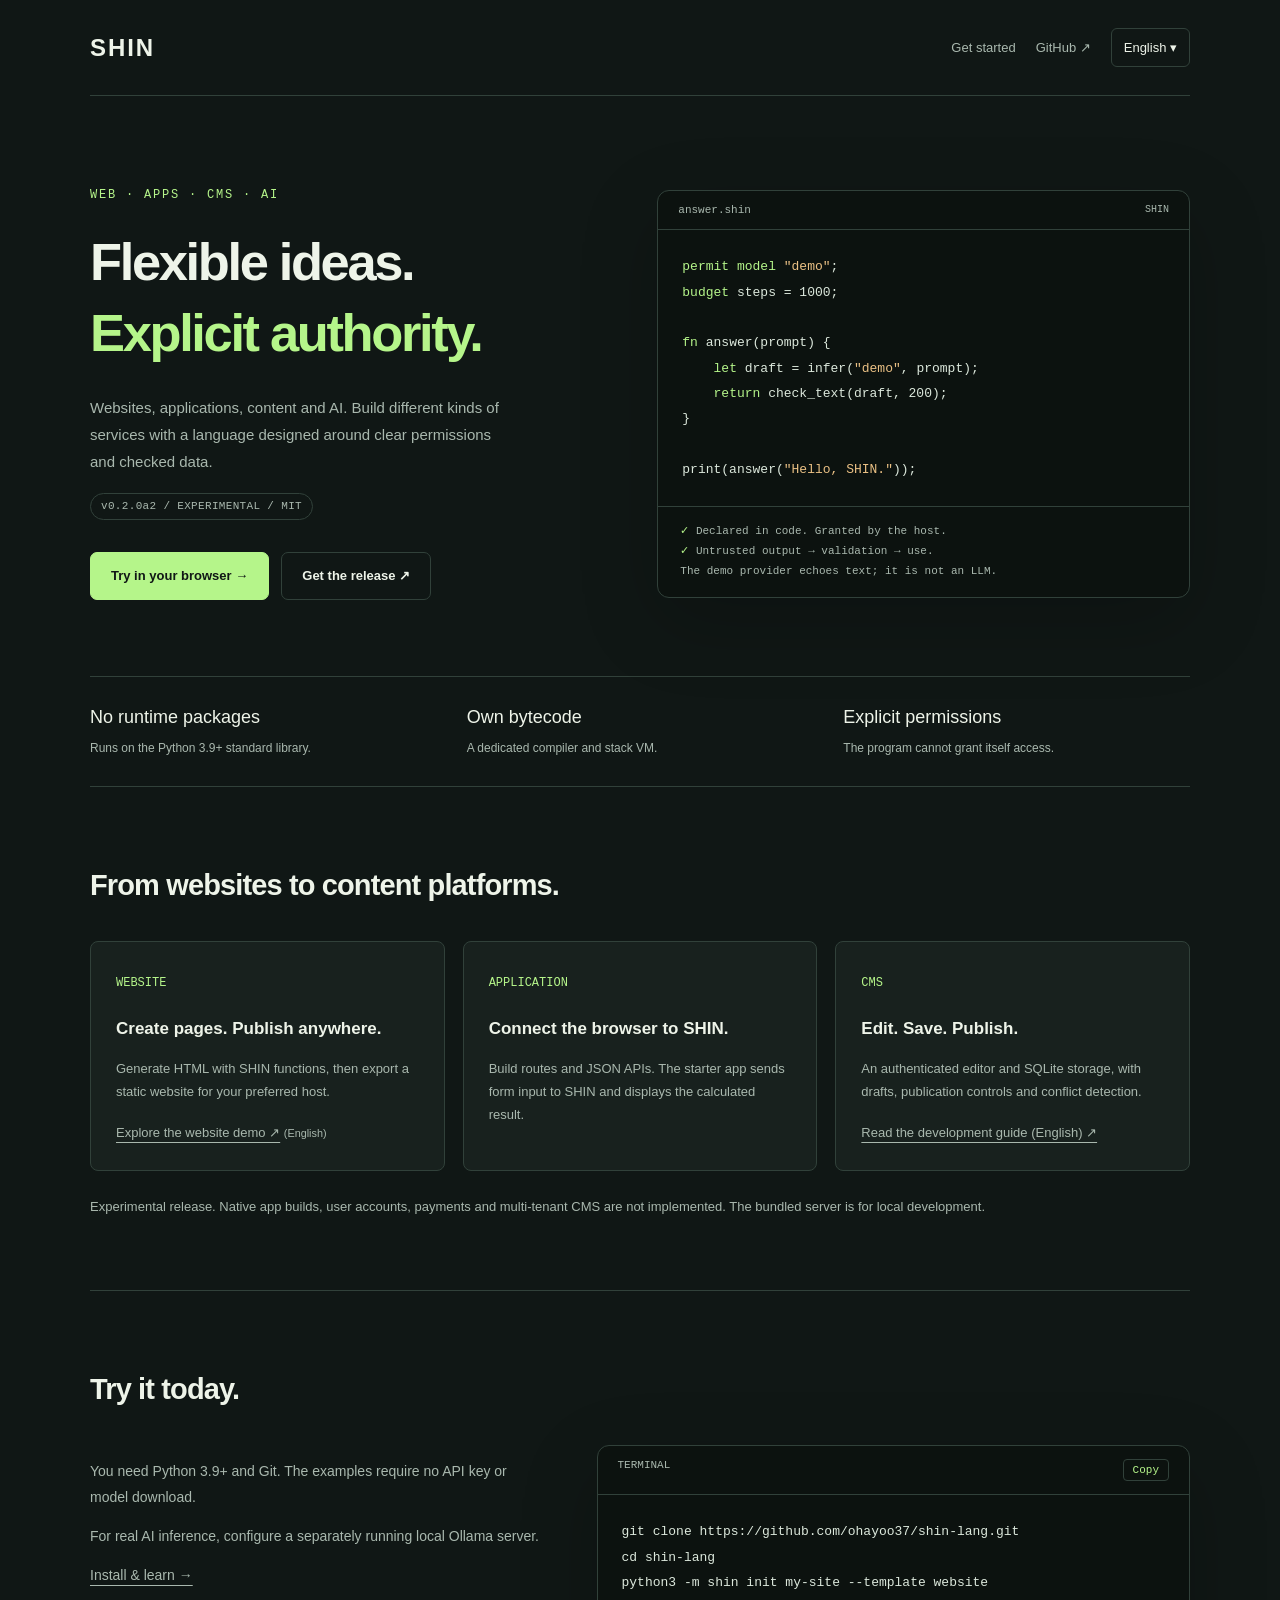
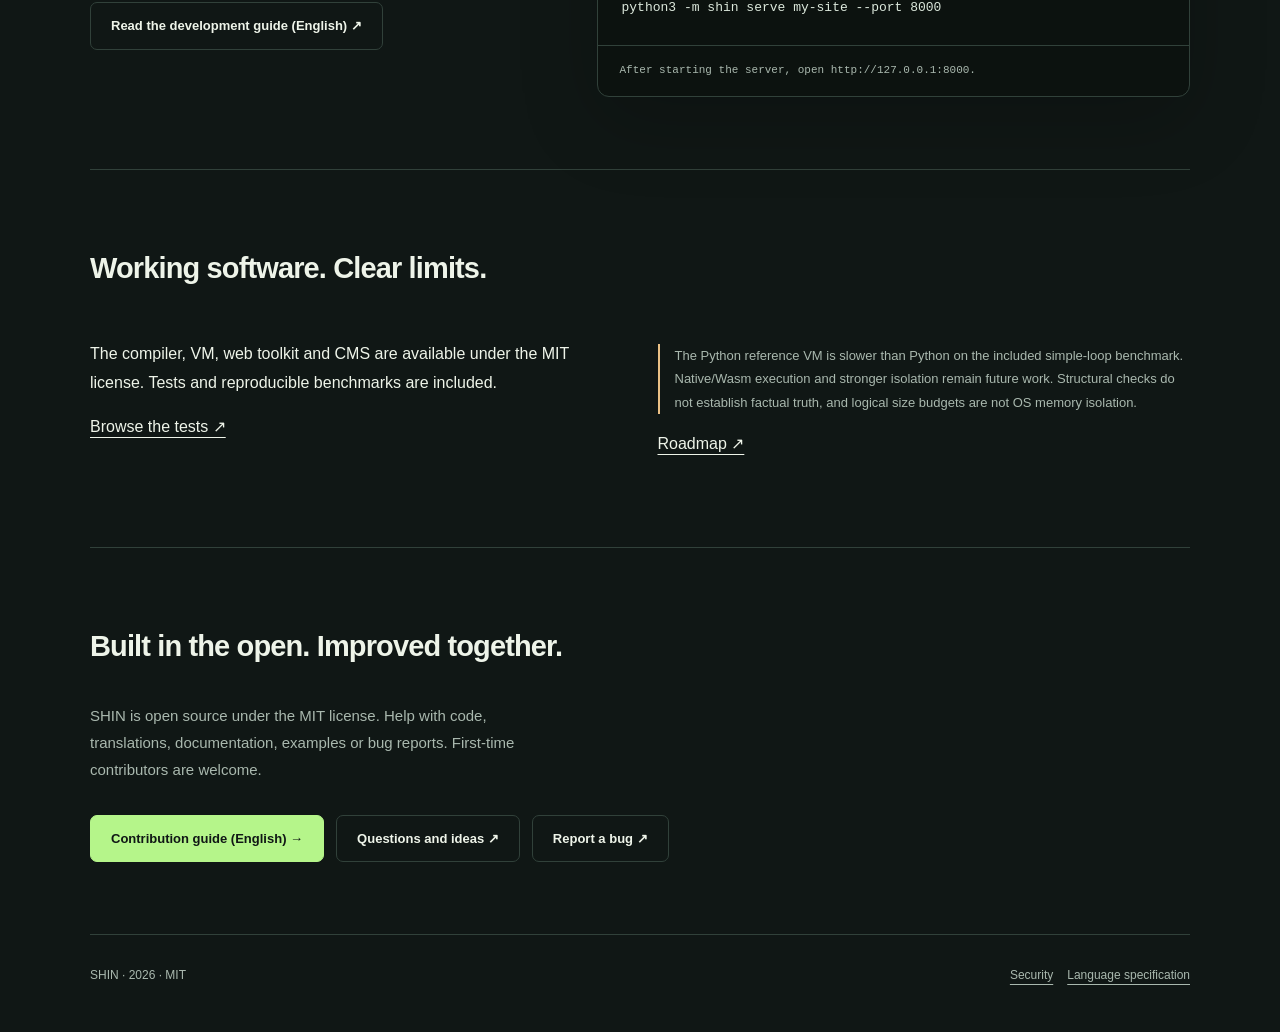
<file: docs/index.html>
<!doctype html>
<html lang="en"><head><meta charset="utf-8"><meta name="viewport" content="width=device-width,initial-scale=1">
<title>SHIN — Flexible ideas. Explicit authority.</title><meta name="description" content="An experimental language for websites, apps, CMS and AI workflows."><meta name="theme-color" content="#101715">
<link rel="canonical" href="https://ohayoo37.github.io/shin-lang/en/"><link rel="alternate" hreflang="en" href="https://ohayoo37.github.io/shin-lang/en/"><link rel="alternate" hreflang="ja" href="https://ohayoo37.github.io/shin-lang/ja/"><link rel="alternate" hreflang="es" href="https://ohayoo37.github.io/shin-lang/es/"><link rel="alternate" hreflang="fr" href="https://ohayoo37.github.io/shin-lang/fr/"><link rel="alternate" hreflang="de" href="https://ohayoo37.github.io/shin-lang/de/"><link rel="alternate" hreflang="pt-BR" href="https://ohayoo37.github.io/shin-lang/pt-BR/"><link rel="alternate" hreflang="zh-CN" href="https://ohayoo37.github.io/shin-lang/zh-CN/"><link rel="alternate" hreflang="ko" href="https://ohayoo37.github.io/shin-lang/ko/"><link rel="alternate" hreflang="x-default" href="https://ohayoo37.github.io/shin-lang/">
<meta property="og:title" content="SHIN — Flexible ideas. Explicit authority."><meta property="og:description" content="An experimental language for websites, apps, CMS and AI workflows."><meta property="og:url" content="https://ohayoo37.github.io/shin-lang/en/"><meta property="og:type" content="website">
<link rel="stylesheet" href="site.css"><script src="site.js" defer></script></head>
<body><a class="skip" href="#main">Skip to content</a><div class="wrap">
<nav aria-label="Main navigation"><a class="brand" href="./">SHIN</a><div class="navlinks"><a class="hide-mobile" href="#start">Get started</a><a href="https://github.com/ohayoo37/shin-lang">GitHub ↗</a><details class="languages"><summary aria-label="Choose language">English</summary><div class="language-menu"><a lang="en" hreflang="en" href="en/" aria-current="page">English</a><a lang="ja" hreflang="ja" href="ja/">日本語</a><a lang="es" hreflang="es" href="es/">Español</a><a lang="fr" hreflang="fr" href="fr/">Français</a><a lang="de" hreflang="de" href="de/">Deutsch</a><a lang="pt-BR" hreflang="pt-BR" href="pt-BR/">Português</a><a lang="zh-CN" hreflang="zh-CN" href="zh-CN/">简体中文</a><a lang="ko" hreflang="ko" href="ko/">한국어</a></div></details></div></nav>
<main id="main"><div class="hero"><div><div class="eyebrow">WEB · APPS · CMS · AI</div><h1>Flexible ideas.<br><em>Explicit authority.</em></h1><p class="lead">Websites, applications, content and AI. Build different kinds of services with a language designed around clear permissions and checked data.</p><span class="pill">v0.2.0a2 / EXPERIMENTAL / MIT</span><div class="actions"><a class="button primary" href="playground/">Try in your browser →</a><a class="button" href="https://github.com/ohayoo37/shin-lang/releases">Get the release ↗</a></div></div>
<div class="codebox"><div class="codehead"><span>answer.shin</span><span>SHIN</span></div><pre><span class="kw">permit model</span> <span class="str">"demo"</span>;
<span class="kw">budget</span> steps = 1000;

<span class="kw">fn</span> answer(prompt) {
    <span class="kw">let</span> draft = infer(<span class="str">"demo"</span>, prompt);
    <span class="kw">return</span> check_text(draft, 200);
}

print(answer(<span class="str">"Hello, SHIN."</span>));</pre><div class="result"><b>✓</b> Declared in code. Granted by the host.<br><b>✓</b> Untrusted output → validation → use.<br>The demo provider echoes text; it is not an LLM.</div></div></div>
<div class="strip"><div><strong>No runtime packages</strong><span>Runs on the Python 3.9+ standard library.</span></div><div><strong>Own bytecode</strong><span>A dedicated compiler and stack VM.</span></div><div><strong>Explicit permissions</strong><span>The program cannot grant itself access.</span></div></div>
<section id="web"><div class="sectionhead"><h2>From websites to content platforms.</h2></div><div class="cards"><article class="card"><span class="number">WEBSITE</span><h3>Create pages. Publish anywhere.</h3><p>Generate HTML with SHIN functions, then export a static website for your preferred host.</p><p><a href="demo/">Explore the website demo ↗</a> <small lang="en">(English)</small></p></article><article class="card"><span class="number">APPLICATION</span><h3>Connect the browser to SHIN.</h3><p>Build routes and JSON APIs. The starter app sends form input to SHIN and displays the calculated result.</p></article><article class="card"><span class="number">CMS</span><h3>Edit. Save. Publish.</h3><p>An authenticated editor and SQLite storage, with drafts, publication controls and conflict detection.</p><p><a href="https://github.com/ohayoo37/shin-lang/blob/main/docs/web.md">Read the development guide (English) ↗</a></p></article></div><p class="note limits">Experimental release. Native app builds, user accounts, payments and multi-tenant CMS are not implemented. The bundled server is for local development.</p></section>
<section id="start"><div class="sectionhead"><h2>Try it today.</h2></div><div class="quick"><div><p>You need Python 3.9+ and Git. The examples require no API key or model download.</p><p>For real AI inference, configure a separately running local Ollama server.</p><p><a href="start/">Install &amp; learn →</a></p><a class="button" href="https://github.com/ohayoo37/shin-lang/blob/main/docs/web.md">Read the development guide (English) ↗</a></div><div class="codebox"><div class="codehead"><span>TERMINAL</span><button class="copy" id="copy" type="button" data-success="Commands copied." data-failure="Select the commands and copy them manually.">Copy</button></div><pre id="commands">git clone https://github.com/ohayoo37/shin-lang.git
cd shin-lang
python3 -m shin init my-site --template website
python3 -m shin serve my-site --port 8000</pre><div class="result" id="copy-status" aria-live="polite">After starting the server, open http://127.0.0.1:8000.</div></div></div></section>
<section><div class="sectionhead"><h2>Working software. Clear limits.</h2></div><div class="status"><div><p>The compiler, VM, web toolkit and CMS are available under the MIT license. Tests and reproducible benchmarks are included.</p><a href="https://github.com/ohayoo37/shin-lang/tree/main/tests">Browse the tests ↗</a></div><div><p class="note">The Python reference VM is slower than Python on the included simple-loop benchmark. Native/Wasm execution and stronger isolation remain future work. Structural checks do not establish factual truth, and logical size budgets are not OS memory isolation.</p><p><a href="https://github.com/ohayoo37/shin-lang/blob/main/docs/roadmap.md">Roadmap ↗</a></p></div></div></section>
<section id="community"><div class="sectionhead"><h2>Built in the open. Improved together.</h2></div><p class="lead">SHIN is open source under the MIT license. Help with code, translations, documentation, examples or bug reports. First-time contributors are welcome.</p><div class="actions"><a class="button primary" href="https://github.com/ohayoo37/shin-lang/blob/main/CONTRIBUTING.md">Contribution guide (English) →</a><a class="button" href="https://github.com/ohayoo37/shin-lang/discussions">Questions and ideas ↗</a><a class="button" href="https://github.com/ohayoo37/shin-lang/issues/new/choose">Report a bug ↗</a></div></section></main>
<footer class="footer"><div>SHIN · 2026 · MIT</div><div><a href="https://github.com/ohayoo37/shin-lang/blob/main/SECURITY.md">Security</a><a href="https://github.com/ohayoo37/shin-lang/blob/main/docs/language.md">Language specification</a></div></footer></div></body></html>
</file>
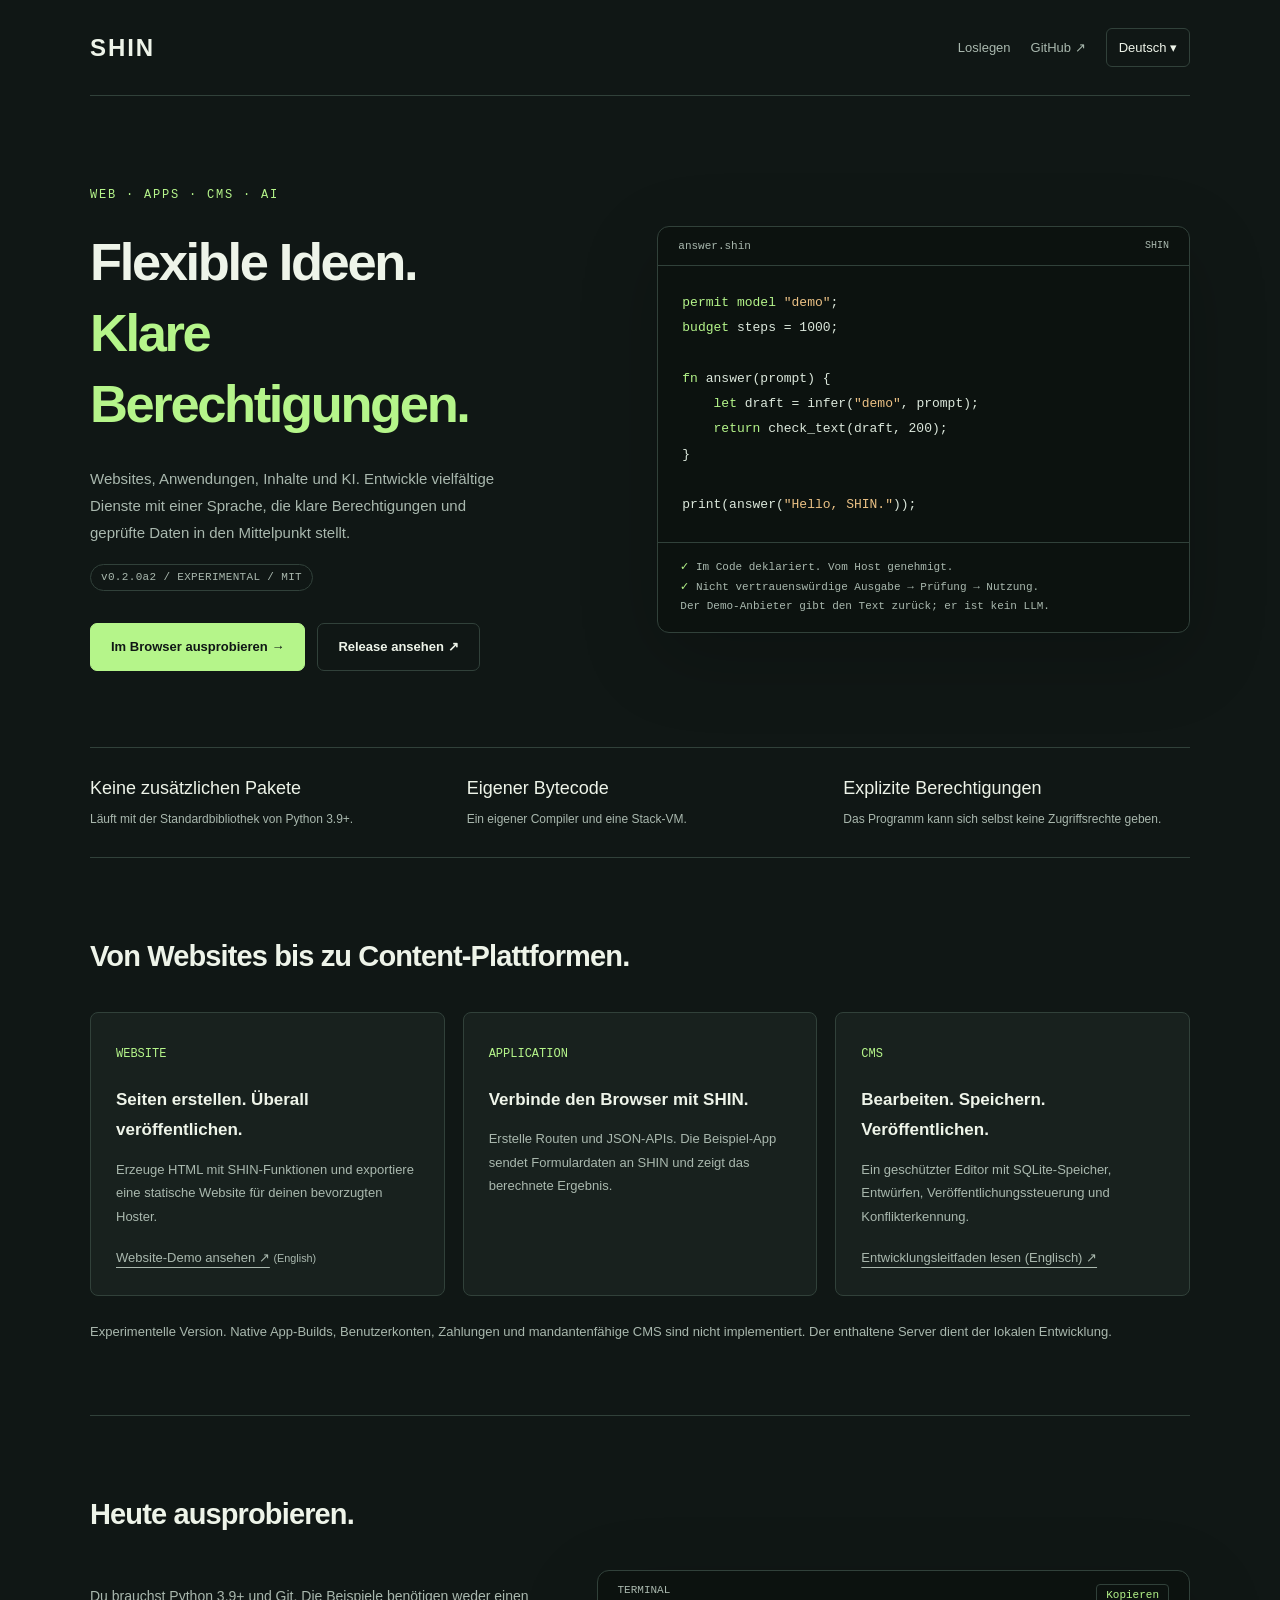
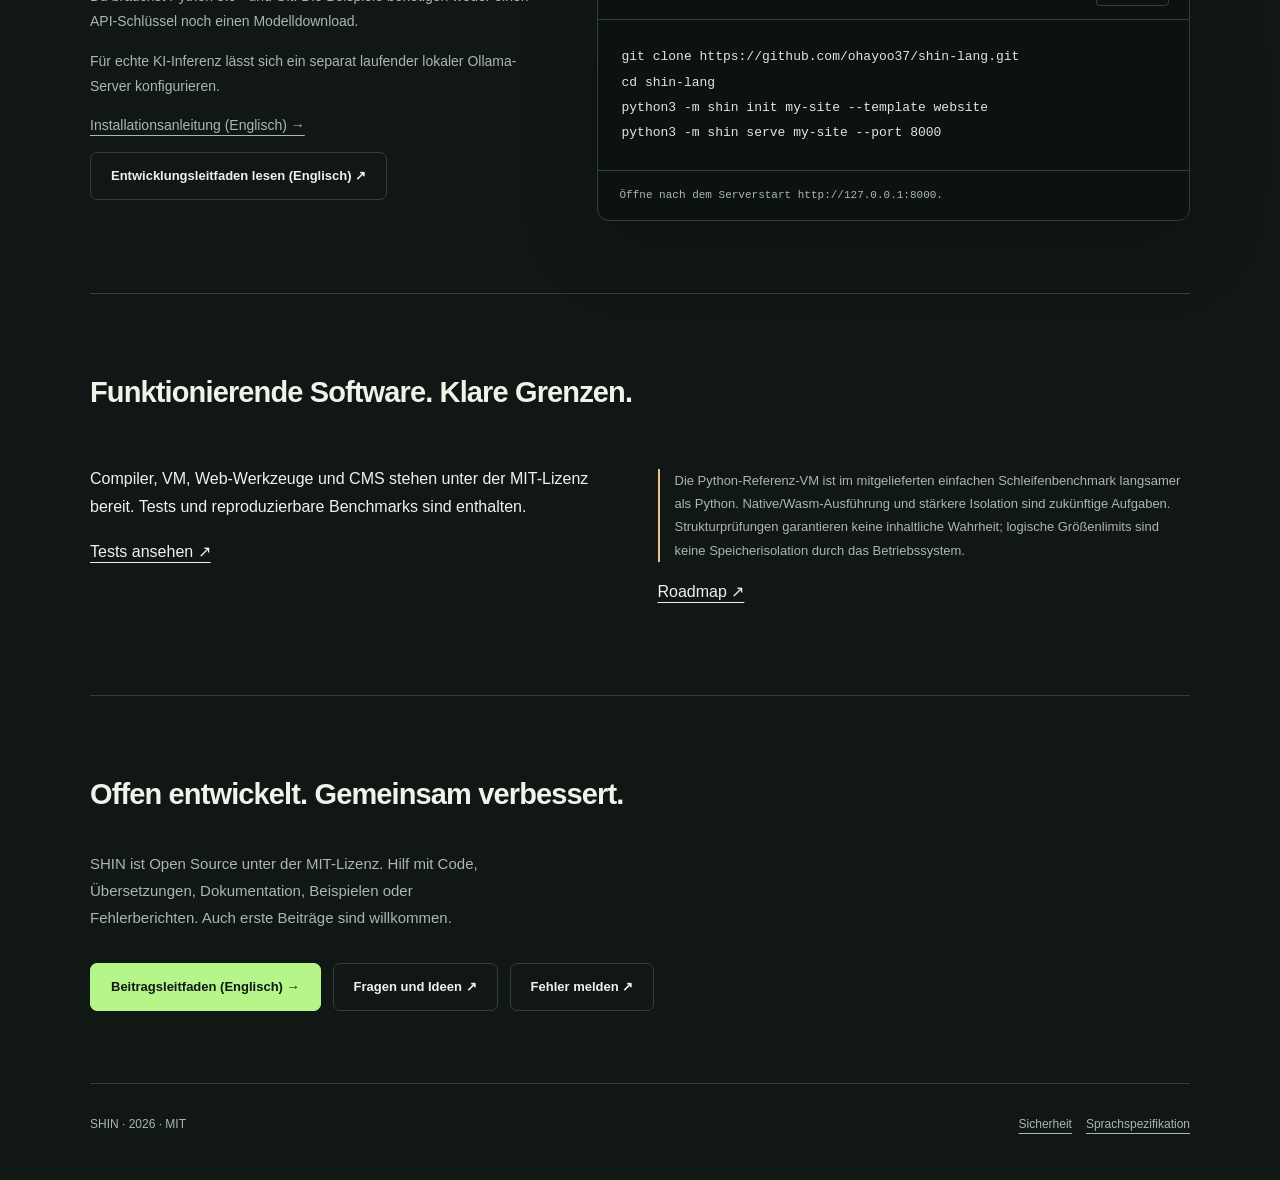
<file: docs/de/index.html>
<!doctype html>
<html lang="de"><head><meta charset="utf-8"><meta name="viewport" content="width=device-width,initial-scale=1">
<title>SHIN — Flexible Ideen. Klare Berechtigungen.</title><meta name="description" content="Eine experimentelle Sprache für Websites, Anwendungen, CMS und KI-Workflows."><meta name="theme-color" content="#101715">
<link rel="canonical" href="https://ohayoo37.github.io/shin-lang/de/"><link rel="alternate" hreflang="en" href="https://ohayoo37.github.io/shin-lang/en/"><link rel="alternate" hreflang="ja" href="https://ohayoo37.github.io/shin-lang/ja/"><link rel="alternate" hreflang="es" href="https://ohayoo37.github.io/shin-lang/es/"><link rel="alternate" hreflang="fr" href="https://ohayoo37.github.io/shin-lang/fr/"><link rel="alternate" hreflang="de" href="https://ohayoo37.github.io/shin-lang/de/"><link rel="alternate" hreflang="pt-BR" href="https://ohayoo37.github.io/shin-lang/pt-BR/"><link rel="alternate" hreflang="zh-CN" href="https://ohayoo37.github.io/shin-lang/zh-CN/"><link rel="alternate" hreflang="ko" href="https://ohayoo37.github.io/shin-lang/ko/"><link rel="alternate" hreflang="x-default" href="https://ohayoo37.github.io/shin-lang/">
<meta property="og:title" content="SHIN — Flexible Ideen. Klare Berechtigungen."><meta property="og:description" content="Eine experimentelle Sprache für Websites, Anwendungen, CMS und KI-Workflows."><meta property="og:url" content="https://ohayoo37.github.io/shin-lang/de/"><meta property="og:type" content="website">
<link rel="stylesheet" href="../site.css"><script src="../site.js" defer></script></head>
<body><a class="skip" href="#main">Zum Inhalt springen</a><div class="wrap">
<nav aria-label="Hauptnavigation"><a class="brand" href="./">SHIN</a><div class="navlinks"><a class="hide-mobile" href="#start">Loslegen</a><a href="https://github.com/ohayoo37/shin-lang">GitHub ↗</a><details class="languages"><summary aria-label="Sprache wählen">Deutsch</summary><div class="language-menu"><a lang="en" hreflang="en" href="../en/">English</a><a lang="ja" hreflang="ja" href="../ja/">日本語</a><a lang="es" hreflang="es" href="../es/">Español</a><a lang="fr" hreflang="fr" href="../fr/">Français</a><a lang="de" hreflang="de" href="../de/" aria-current="page">Deutsch</a><a lang="pt-BR" hreflang="pt-BR" href="../pt-BR/">Português</a><a lang="zh-CN" hreflang="zh-CN" href="../zh-CN/">简体中文</a><a lang="ko" hreflang="ko" href="../ko/">한국어</a></div></details></div></nav>
<main id="main"><div class="hero"><div><div class="eyebrow">WEB · APPS · CMS · AI</div><h1>Flexible Ideen.<br><em>Klare Berechtigungen.</em></h1><p class="lead">Websites, Anwendungen, Inhalte und KI. Entwickle vielfältige Dienste mit einer Sprache, die klare Berechtigungen und geprüfte Daten in den Mittelpunkt stellt.</p><span class="pill">v0.2.0a2 / EXPERIMENTAL / MIT</span><div class="actions"><a class="button primary" href="../playground/">Im Browser ausprobieren →</a><a class="button" href="https://github.com/ohayoo37/shin-lang/releases">Release ansehen ↗</a></div></div>
<div class="codebox"><div class="codehead"><span>answer.shin</span><span>SHIN</span></div><pre><span class="kw">permit model</span> <span class="str">"demo"</span>;
<span class="kw">budget</span> steps = 1000;

<span class="kw">fn</span> answer(prompt) {
    <span class="kw">let</span> draft = infer(<span class="str">"demo"</span>, prompt);
    <span class="kw">return</span> check_text(draft, 200);
}

print(answer(<span class="str">"Hello, SHIN."</span>));</pre><div class="result"><b>✓</b> Im Code deklariert. Vom Host genehmigt.<br><b>✓</b> Nicht vertrauenswürdige Ausgabe → Prüfung → Nutzung.<br>Der Demo-Anbieter gibt den Text zurück; er ist kein LLM.</div></div></div>
<div class="strip"><div><strong>Keine zusätzlichen Pakete</strong><span>Läuft mit der Standardbibliothek von Python 3.9+.</span></div><div><strong>Eigener Bytecode</strong><span>Ein eigener Compiler und eine Stack-VM.</span></div><div><strong>Explizite Berechtigungen</strong><span>Das Programm kann sich selbst keine Zugriffsrechte geben.</span></div></div>
<section id="web"><div class="sectionhead"><h2>Von Websites bis zu Content-Plattformen.</h2></div><div class="cards"><article class="card"><span class="number">WEBSITE</span><h3>Seiten erstellen. Überall veröffentlichen.</h3><p>Erzeuge HTML mit SHIN-Funktionen und exportiere eine statische Website für deinen bevorzugten Hoster.</p><p><a href="../demo/">Website-Demo ansehen ↗</a> <small lang="en">(English)</small></p></article><article class="card"><span class="number">APPLICATION</span><h3>Verbinde den Browser mit SHIN.</h3><p>Erstelle Routen und JSON-APIs. Die Beispiel-App sendet Formulardaten an SHIN und zeigt das berechnete Ergebnis.</p></article><article class="card"><span class="number">CMS</span><h3>Bearbeiten. Speichern. Veröffentlichen.</h3><p>Ein geschützter Editor mit SQLite-Speicher, Entwürfen, Veröffentlichungssteuerung und Konflikterkennung.</p><p><a href="https://github.com/ohayoo37/shin-lang/blob/main/docs/web.md">Entwicklungsleitfaden lesen (Englisch) ↗</a></p></article></div><p class="note limits">Experimentelle Version. Native App-Builds, Benutzerkonten, Zahlungen und mandantenfähige CMS sind nicht implementiert. Der enthaltene Server dient der lokalen Entwicklung.</p></section>
<section id="start"><div class="sectionhead"><h2>Heute ausprobieren.</h2></div><div class="quick"><div><p>Du brauchst Python 3.9+ und Git. Die Beispiele benötigen weder einen API-Schlüssel noch einen Modelldownload.</p><p>Für echte KI-Inferenz lässt sich ein separat laufender lokaler Ollama-Server konfigurieren.</p><p><a href="../start/">Installationsanleitung (Englisch) →</a></p><a class="button" href="https://github.com/ohayoo37/shin-lang/blob/main/docs/web.md">Entwicklungsleitfaden lesen (Englisch) ↗</a></div><div class="codebox"><div class="codehead"><span>TERMINAL</span><button class="copy" id="copy" type="button" data-success="Befehle kopiert." data-failure="Wähle die Befehle aus und kopiere sie manuell.">Kopieren</button></div><pre id="commands">git clone https://github.com/ohayoo37/shin-lang.git
cd shin-lang
python3 -m shin init my-site --template website
python3 -m shin serve my-site --port 8000</pre><div class="result" id="copy-status" aria-live="polite">Öffne nach dem Serverstart http://127.0.0.1:8000.</div></div></div></section>
<section><div class="sectionhead"><h2>Funktionierende Software. Klare Grenzen.</h2></div><div class="status"><div><p>Compiler, VM, Web-Werkzeuge und CMS stehen unter der MIT-Lizenz bereit. Tests und reproduzierbare Benchmarks sind enthalten.</p><a href="https://github.com/ohayoo37/shin-lang/tree/main/tests">Tests ansehen ↗</a></div><div><p class="note">Die Python-Referenz-VM ist im mitgelieferten einfachen Schleifenbenchmark langsamer als Python. Native/Wasm-Ausführung und stärkere Isolation sind zukünftige Aufgaben. Strukturprüfungen garantieren keine inhaltliche Wahrheit; logische Größenlimits sind keine Speicherisolation durch das Betriebssystem.</p><p><a href="https://github.com/ohayoo37/shin-lang/blob/main/docs/roadmap.md">Roadmap ↗</a></p></div></div></section>
<section id="community"><div class="sectionhead"><h2>Offen entwickelt. Gemeinsam verbessert.</h2></div><p class="lead">SHIN ist Open Source unter der MIT-Lizenz. Hilf mit Code, Übersetzungen, Dokumentation, Beispielen oder Fehlerberichten. Auch erste Beiträge sind willkommen.</p><div class="actions"><a class="button primary" href="https://github.com/ohayoo37/shin-lang/blob/main/CONTRIBUTING.md">Beitragsleitfaden (Englisch) →</a><a class="button" href="https://github.com/ohayoo37/shin-lang/discussions">Fragen und Ideen ↗</a><a class="button" href="https://github.com/ohayoo37/shin-lang/issues/new/choose">Fehler melden ↗</a></div></section></main>
<footer class="footer"><div>SHIN · 2026 · MIT</div><div><a href="https://github.com/ohayoo37/shin-lang/blob/main/SECURITY.md">Sicherheit</a><a href="https://github.com/ohayoo37/shin-lang/blob/main/docs/language.md">Sprachspezifikation</a></div></footer></div></body></html>
</file>
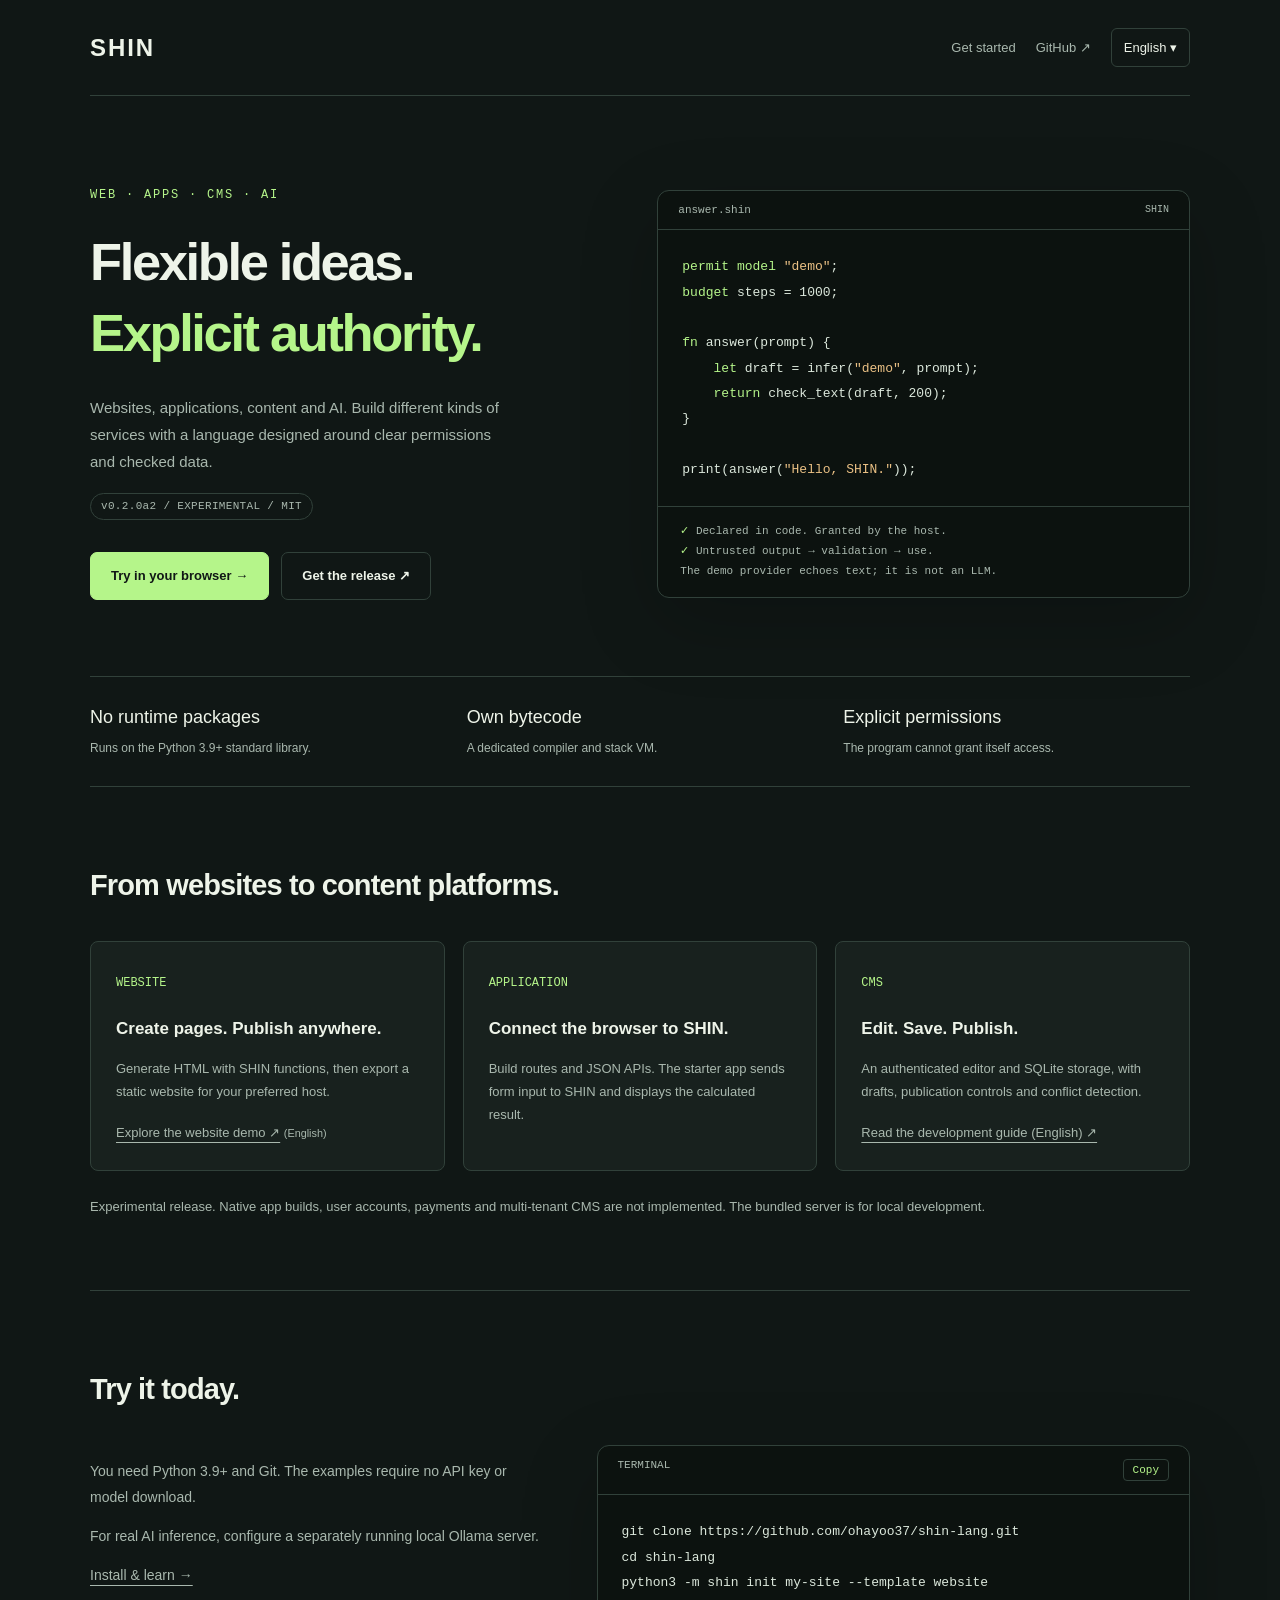
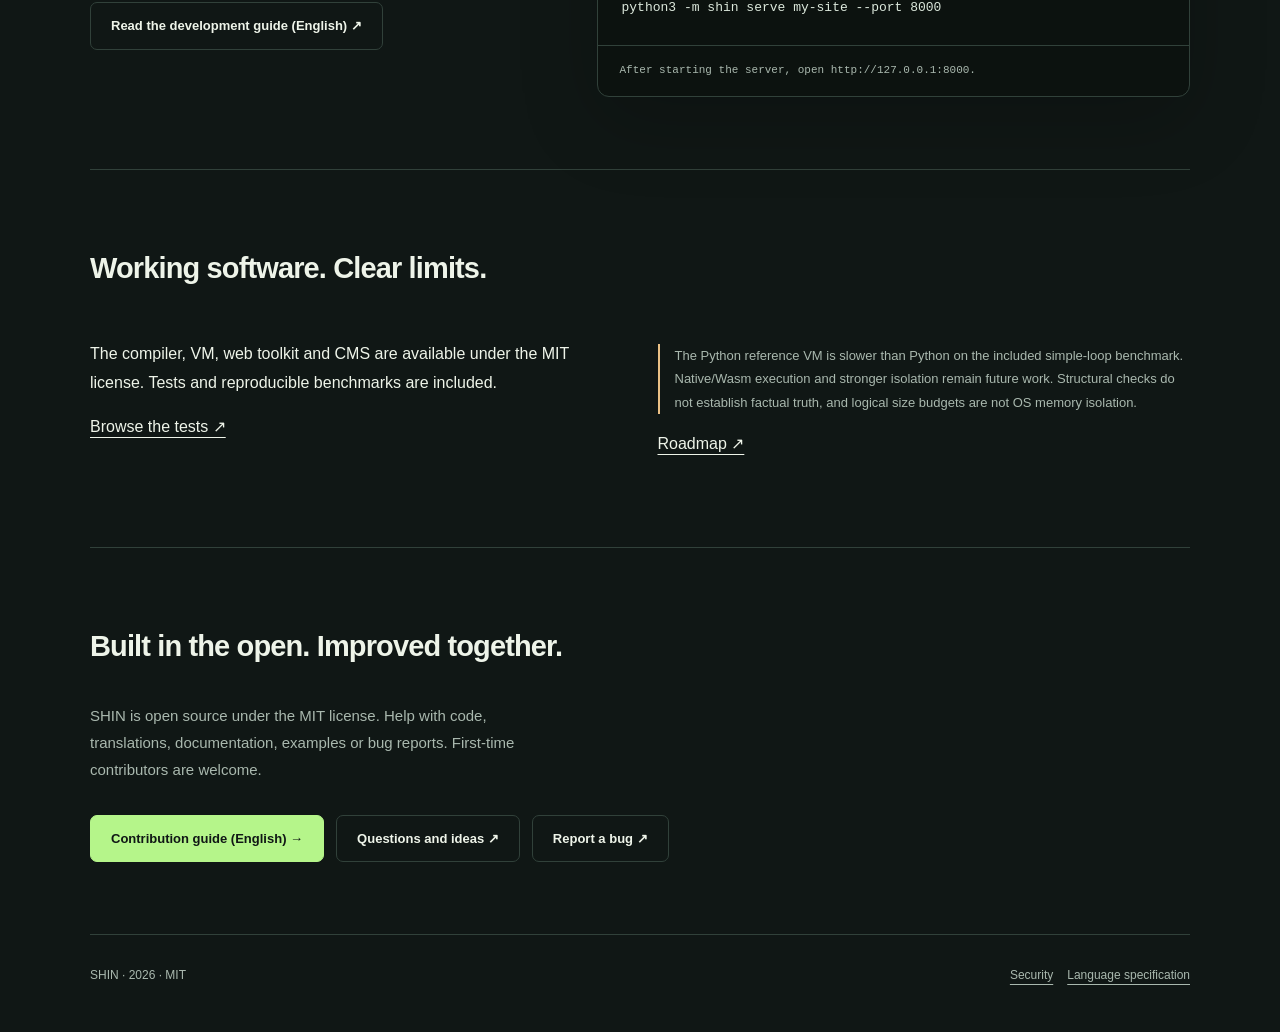
<file: docs/en/index.html>
<!doctype html>
<html lang="en"><head><meta charset="utf-8"><meta name="viewport" content="width=device-width,initial-scale=1">
<title>SHIN — Flexible ideas. Explicit authority.</title><meta name="description" content="An experimental language for websites, apps, CMS and AI workflows."><meta name="theme-color" content="#101715">
<link rel="canonical" href="https://ohayoo37.github.io/shin-lang/en/"><link rel="alternate" hreflang="en" href="https://ohayoo37.github.io/shin-lang/en/"><link rel="alternate" hreflang="ja" href="https://ohayoo37.github.io/shin-lang/ja/"><link rel="alternate" hreflang="es" href="https://ohayoo37.github.io/shin-lang/es/"><link rel="alternate" hreflang="fr" href="https://ohayoo37.github.io/shin-lang/fr/"><link rel="alternate" hreflang="de" href="https://ohayoo37.github.io/shin-lang/de/"><link rel="alternate" hreflang="pt-BR" href="https://ohayoo37.github.io/shin-lang/pt-BR/"><link rel="alternate" hreflang="zh-CN" href="https://ohayoo37.github.io/shin-lang/zh-CN/"><link rel="alternate" hreflang="ko" href="https://ohayoo37.github.io/shin-lang/ko/"><link rel="alternate" hreflang="x-default" href="https://ohayoo37.github.io/shin-lang/">
<meta property="og:title" content="SHIN — Flexible ideas. Explicit authority."><meta property="og:description" content="An experimental language for websites, apps, CMS and AI workflows."><meta property="og:url" content="https://ohayoo37.github.io/shin-lang/en/"><meta property="og:type" content="website">
<link rel="stylesheet" href="../site.css"><script src="../site.js" defer></script></head>
<body><a class="skip" href="#main">Skip to content</a><div class="wrap">
<nav aria-label="Main navigation"><a class="brand" href="./">SHIN</a><div class="navlinks"><a class="hide-mobile" href="#start">Get started</a><a href="https://github.com/ohayoo37/shin-lang">GitHub ↗</a><details class="languages"><summary aria-label="Choose language">English</summary><div class="language-menu"><a lang="en" hreflang="en" href="../en/" aria-current="page">English</a><a lang="ja" hreflang="ja" href="../ja/">日本語</a><a lang="es" hreflang="es" href="../es/">Español</a><a lang="fr" hreflang="fr" href="../fr/">Français</a><a lang="de" hreflang="de" href="../de/">Deutsch</a><a lang="pt-BR" hreflang="pt-BR" href="../pt-BR/">Português</a><a lang="zh-CN" hreflang="zh-CN" href="../zh-CN/">简体中文</a><a lang="ko" hreflang="ko" href="../ko/">한국어</a></div></details></div></nav>
<main id="main"><div class="hero"><div><div class="eyebrow">WEB · APPS · CMS · AI</div><h1>Flexible ideas.<br><em>Explicit authority.</em></h1><p class="lead">Websites, applications, content and AI. Build different kinds of services with a language designed around clear permissions and checked data.</p><span class="pill">v0.2.0a2 / EXPERIMENTAL / MIT</span><div class="actions"><a class="button primary" href="../playground/">Try in your browser →</a><a class="button" href="https://github.com/ohayoo37/shin-lang/releases">Get the release ↗</a></div></div>
<div class="codebox"><div class="codehead"><span>answer.shin</span><span>SHIN</span></div><pre><span class="kw">permit model</span> <span class="str">"demo"</span>;
<span class="kw">budget</span> steps = 1000;

<span class="kw">fn</span> answer(prompt) {
    <span class="kw">let</span> draft = infer(<span class="str">"demo"</span>, prompt);
    <span class="kw">return</span> check_text(draft, 200);
}

print(answer(<span class="str">"Hello, SHIN."</span>));</pre><div class="result"><b>✓</b> Declared in code. Granted by the host.<br><b>✓</b> Untrusted output → validation → use.<br>The demo provider echoes text; it is not an LLM.</div></div></div>
<div class="strip"><div><strong>No runtime packages</strong><span>Runs on the Python 3.9+ standard library.</span></div><div><strong>Own bytecode</strong><span>A dedicated compiler and stack VM.</span></div><div><strong>Explicit permissions</strong><span>The program cannot grant itself access.</span></div></div>
<section id="web"><div class="sectionhead"><h2>From websites to content platforms.</h2></div><div class="cards"><article class="card"><span class="number">WEBSITE</span><h3>Create pages. Publish anywhere.</h3><p>Generate HTML with SHIN functions, then export a static website for your preferred host.</p><p><a href="../demo/">Explore the website demo ↗</a> <small lang="en">(English)</small></p></article><article class="card"><span class="number">APPLICATION</span><h3>Connect the browser to SHIN.</h3><p>Build routes and JSON APIs. The starter app sends form input to SHIN and displays the calculated result.</p></article><article class="card"><span class="number">CMS</span><h3>Edit. Save. Publish.</h3><p>An authenticated editor and SQLite storage, with drafts, publication controls and conflict detection.</p><p><a href="https://github.com/ohayoo37/shin-lang/blob/main/docs/web.md">Read the development guide (English) ↗</a></p></article></div><p class="note limits">Experimental release. Native app builds, user accounts, payments and multi-tenant CMS are not implemented. The bundled server is for local development.</p></section>
<section id="start"><div class="sectionhead"><h2>Try it today.</h2></div><div class="quick"><div><p>You need Python 3.9+ and Git. The examples require no API key or model download.</p><p>For real AI inference, configure a separately running local Ollama server.</p><p><a href="../start/">Install &amp; learn →</a></p><a class="button" href="https://github.com/ohayoo37/shin-lang/blob/main/docs/web.md">Read the development guide (English) ↗</a></div><div class="codebox"><div class="codehead"><span>TERMINAL</span><button class="copy" id="copy" type="button" data-success="Commands copied." data-failure="Select the commands and copy them manually.">Copy</button></div><pre id="commands">git clone https://github.com/ohayoo37/shin-lang.git
cd shin-lang
python3 -m shin init my-site --template website
python3 -m shin serve my-site --port 8000</pre><div class="result" id="copy-status" aria-live="polite">After starting the server, open http://127.0.0.1:8000.</div></div></div></section>
<section><div class="sectionhead"><h2>Working software. Clear limits.</h2></div><div class="status"><div><p>The compiler, VM, web toolkit and CMS are available under the MIT license. Tests and reproducible benchmarks are included.</p><a href="https://github.com/ohayoo37/shin-lang/tree/main/tests">Browse the tests ↗</a></div><div><p class="note">The Python reference VM is slower than Python on the included simple-loop benchmark. Native/Wasm execution and stronger isolation remain future work. Structural checks do not establish factual truth, and logical size budgets are not OS memory isolation.</p><p><a href="https://github.com/ohayoo37/shin-lang/blob/main/docs/roadmap.md">Roadmap ↗</a></p></div></div></section>
<section id="community"><div class="sectionhead"><h2>Built in the open. Improved together.</h2></div><p class="lead">SHIN is open source under the MIT license. Help with code, translations, documentation, examples or bug reports. First-time contributors are welcome.</p><div class="actions"><a class="button primary" href="https://github.com/ohayoo37/shin-lang/blob/main/CONTRIBUTING.md">Contribution guide (English) →</a><a class="button" href="https://github.com/ohayoo37/shin-lang/discussions">Questions and ideas ↗</a><a class="button" href="https://github.com/ohayoo37/shin-lang/issues/new/choose">Report a bug ↗</a></div></section></main>
<footer class="footer"><div>SHIN · 2026 · MIT</div><div><a href="https://github.com/ohayoo37/shin-lang/blob/main/SECURITY.md">Security</a><a href="https://github.com/ohayoo37/shin-lang/blob/main/docs/language.md">Language specification</a></div></footer></div></body></html>
</file>
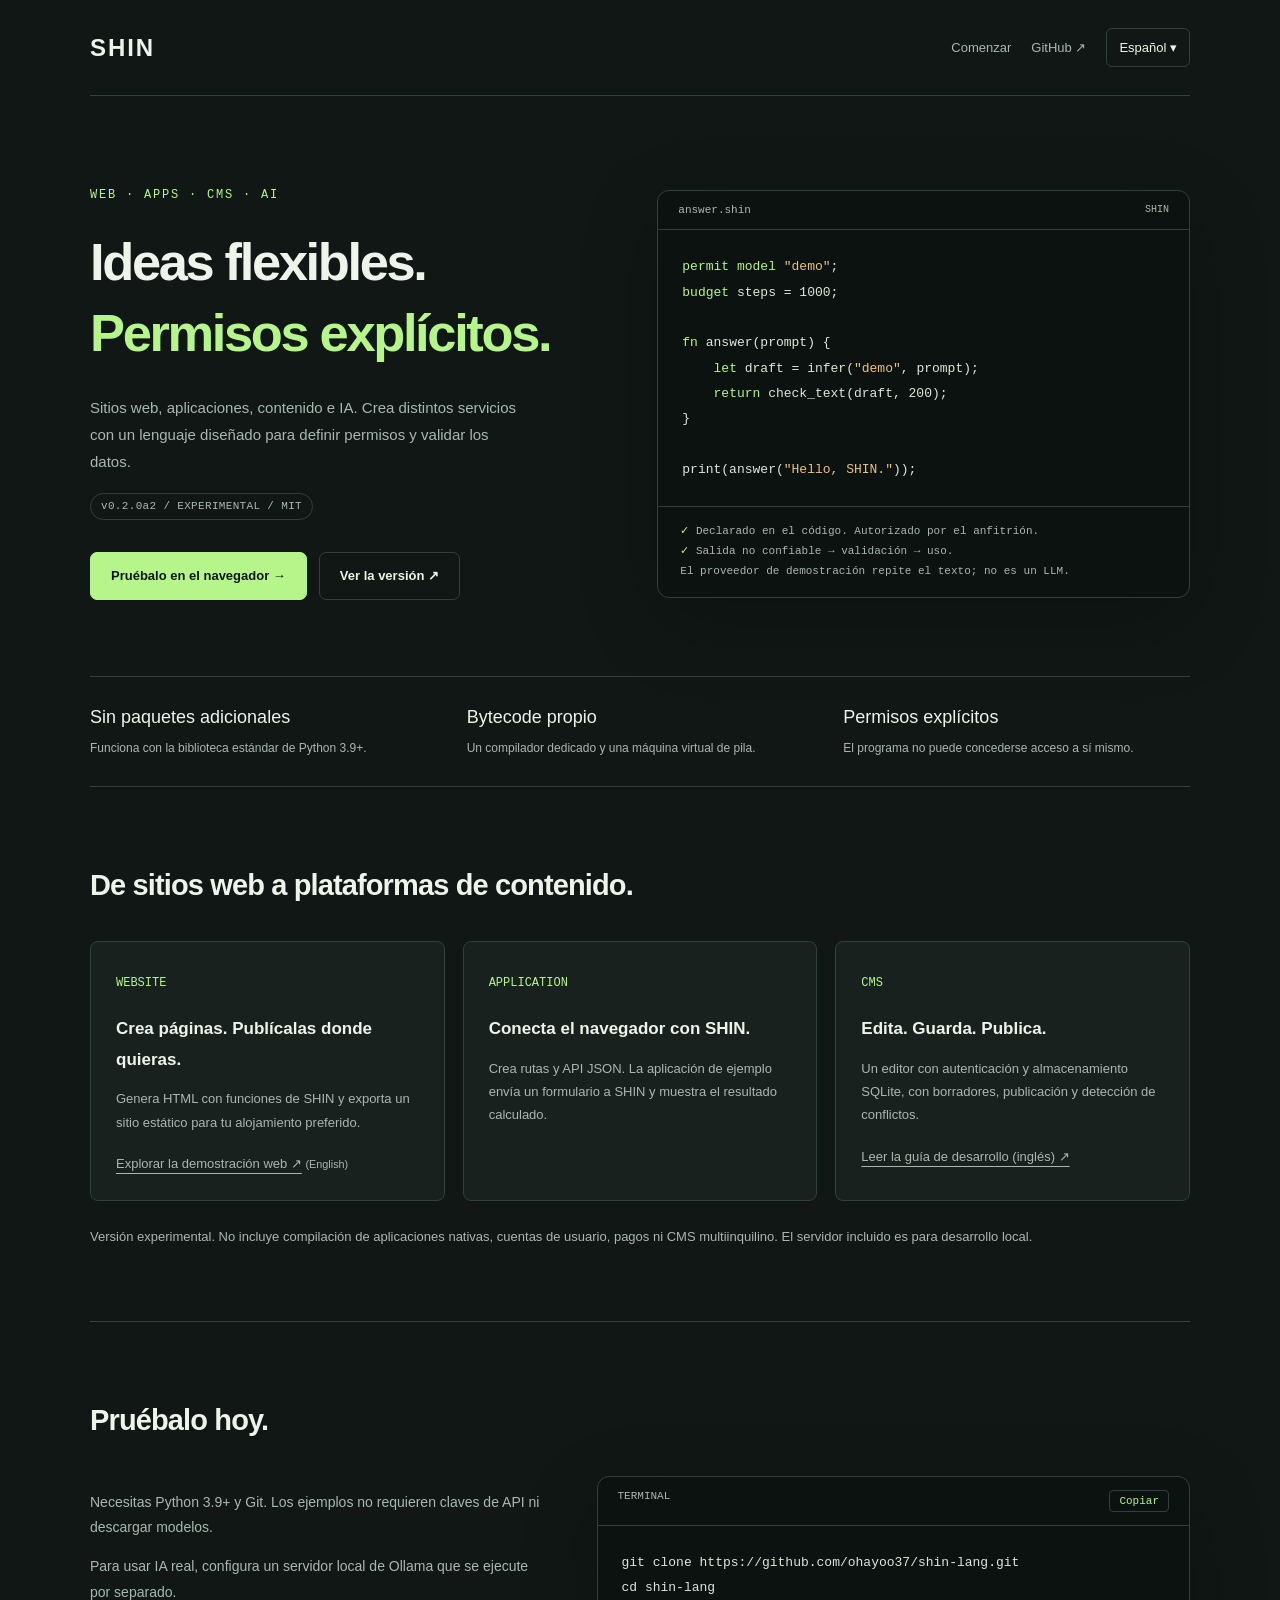
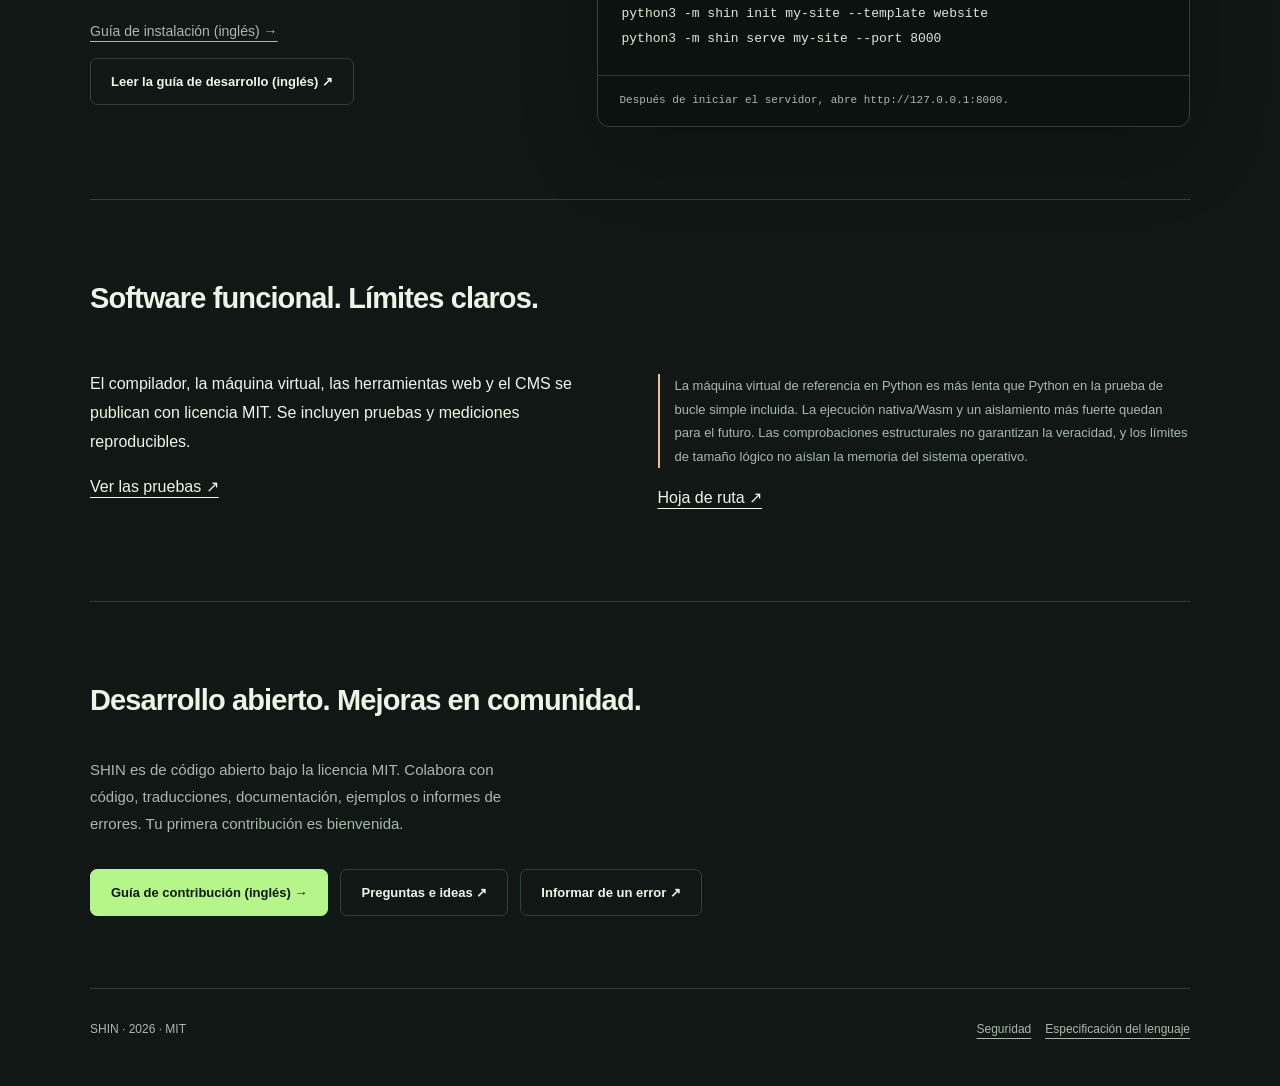
<file: docs/es/index.html>
<!doctype html>
<html lang="es"><head><meta charset="utf-8"><meta name="viewport" content="width=device-width,initial-scale=1">
<title>SHIN — Ideas flexibles. Permisos explícitos.</title><meta name="description" content="Un lenguaje experimental para sitios web, aplicaciones, CMS y flujos de trabajo con IA."><meta name="theme-color" content="#101715">
<link rel="canonical" href="https://ohayoo37.github.io/shin-lang/es/"><link rel="alternate" hreflang="en" href="https://ohayoo37.github.io/shin-lang/en/"><link rel="alternate" hreflang="ja" href="https://ohayoo37.github.io/shin-lang/ja/"><link rel="alternate" hreflang="es" href="https://ohayoo37.github.io/shin-lang/es/"><link rel="alternate" hreflang="fr" href="https://ohayoo37.github.io/shin-lang/fr/"><link rel="alternate" hreflang="de" href="https://ohayoo37.github.io/shin-lang/de/"><link rel="alternate" hreflang="pt-BR" href="https://ohayoo37.github.io/shin-lang/pt-BR/"><link rel="alternate" hreflang="zh-CN" href="https://ohayoo37.github.io/shin-lang/zh-CN/"><link rel="alternate" hreflang="ko" href="https://ohayoo37.github.io/shin-lang/ko/"><link rel="alternate" hreflang="x-default" href="https://ohayoo37.github.io/shin-lang/">
<meta property="og:title" content="SHIN — Ideas flexibles. Permisos explícitos."><meta property="og:description" content="Un lenguaje experimental para sitios web, aplicaciones, CMS y flujos de trabajo con IA."><meta property="og:url" content="https://ohayoo37.github.io/shin-lang/es/"><meta property="og:type" content="website">
<link rel="stylesheet" href="../site.css"><script src="../site.js" defer></script></head>
<body><a class="skip" href="#main">Saltar al contenido</a><div class="wrap">
<nav aria-label="Navegación principal"><a class="brand" href="./">SHIN</a><div class="navlinks"><a class="hide-mobile" href="#start">Comenzar</a><a href="https://github.com/ohayoo37/shin-lang">GitHub ↗</a><details class="languages"><summary aria-label="Elegir idioma">Español</summary><div class="language-menu"><a lang="en" hreflang="en" href="../en/">English</a><a lang="ja" hreflang="ja" href="../ja/">日本語</a><a lang="es" hreflang="es" href="../es/" aria-current="page">Español</a><a lang="fr" hreflang="fr" href="../fr/">Français</a><a lang="de" hreflang="de" href="../de/">Deutsch</a><a lang="pt-BR" hreflang="pt-BR" href="../pt-BR/">Português</a><a lang="zh-CN" hreflang="zh-CN" href="../zh-CN/">简体中文</a><a lang="ko" hreflang="ko" href="../ko/">한국어</a></div></details></div></nav>
<main id="main"><div class="hero"><div><div class="eyebrow">WEB · APPS · CMS · AI</div><h1>Ideas flexibles.<br><em>Permisos explícitos.</em></h1><p class="lead">Sitios web, aplicaciones, contenido e IA. Crea distintos servicios con un lenguaje diseñado para definir permisos y validar los datos.</p><span class="pill">v0.2.0a2 / EXPERIMENTAL / MIT</span><div class="actions"><a class="button primary" href="../playground/">Pruébalo en el navegador →</a><a class="button" href="https://github.com/ohayoo37/shin-lang/releases">Ver la versión ↗</a></div></div>
<div class="codebox"><div class="codehead"><span>answer.shin</span><span>SHIN</span></div><pre><span class="kw">permit model</span> <span class="str">"demo"</span>;
<span class="kw">budget</span> steps = 1000;

<span class="kw">fn</span> answer(prompt) {
    <span class="kw">let</span> draft = infer(<span class="str">"demo"</span>, prompt);
    <span class="kw">return</span> check_text(draft, 200);
}

print(answer(<span class="str">"Hello, SHIN."</span>));</pre><div class="result"><b>✓</b> Declarado en el código. Autorizado por el anfitrión.<br><b>✓</b> Salida no confiable → validación → uso.<br>El proveedor de demostración repite el texto; no es un LLM.</div></div></div>
<div class="strip"><div><strong>Sin paquetes adicionales</strong><span>Funciona con la biblioteca estándar de Python 3.9+.</span></div><div><strong>Bytecode propio</strong><span>Un compilador dedicado y una máquina virtual de pila.</span></div><div><strong>Permisos explícitos</strong><span>El programa no puede concederse acceso a sí mismo.</span></div></div>
<section id="web"><div class="sectionhead"><h2>De sitios web a plataformas de contenido.</h2></div><div class="cards"><article class="card"><span class="number">WEBSITE</span><h3>Crea páginas. Publícalas donde quieras.</h3><p>Genera HTML con funciones de SHIN y exporta un sitio estático para tu alojamiento preferido.</p><p><a href="../demo/">Explorar la demostración web ↗</a> <small lang="en">(English)</small></p></article><article class="card"><span class="number">APPLICATION</span><h3>Conecta el navegador con SHIN.</h3><p>Crea rutas y API JSON. La aplicación de ejemplo envía un formulario a SHIN y muestra el resultado calculado.</p></article><article class="card"><span class="number">CMS</span><h3>Edita. Guarda. Publica.</h3><p>Un editor con autenticación y almacenamiento SQLite, con borradores, publicación y detección de conflictos.</p><p><a href="https://github.com/ohayoo37/shin-lang/blob/main/docs/web.md">Leer la guía de desarrollo (inglés) ↗</a></p></article></div><p class="note limits">Versión experimental. No incluye compilación de aplicaciones nativas, cuentas de usuario, pagos ni CMS multiinquilino. El servidor incluido es para desarrollo local.</p></section>
<section id="start"><div class="sectionhead"><h2>Pruébalo hoy.</h2></div><div class="quick"><div><p>Necesitas Python 3.9+ y Git. Los ejemplos no requieren claves de API ni descargar modelos.</p><p>Para usar IA real, configura un servidor local de Ollama que se ejecute por separado.</p><p><a href="../start/">Guía de instalación (inglés) →</a></p><a class="button" href="https://github.com/ohayoo37/shin-lang/blob/main/docs/web.md">Leer la guía de desarrollo (inglés) ↗</a></div><div class="codebox"><div class="codehead"><span>TERMINAL</span><button class="copy" id="copy" type="button" data-success="Comandos copiados." data-failure="Selecciona los comandos y cópialos manualmente.">Copiar</button></div><pre id="commands">git clone https://github.com/ohayoo37/shin-lang.git
cd shin-lang
python3 -m shin init my-site --template website
python3 -m shin serve my-site --port 8000</pre><div class="result" id="copy-status" aria-live="polite">Después de iniciar el servidor, abre http://127.0.0.1:8000.</div></div></div></section>
<section><div class="sectionhead"><h2>Software funcional. Límites claros.</h2></div><div class="status"><div><p>El compilador, la máquina virtual, las herramientas web y el CMS se publican con licencia MIT. Se incluyen pruebas y mediciones reproducibles.</p><a href="https://github.com/ohayoo37/shin-lang/tree/main/tests">Ver las pruebas ↗</a></div><div><p class="note">La máquina virtual de referencia en Python es más lenta que Python en la prueba de bucle simple incluida. La ejecución nativa/Wasm y un aislamiento más fuerte quedan para el futuro. Las comprobaciones estructurales no garantizan la veracidad, y los límites de tamaño lógico no aíslan la memoria del sistema operativo.</p><p><a href="https://github.com/ohayoo37/shin-lang/blob/main/docs/roadmap.md">Hoja de ruta ↗</a></p></div></div></section>
<section id="community"><div class="sectionhead"><h2>Desarrollo abierto. Mejoras en comunidad.</h2></div><p class="lead">SHIN es de código abierto bajo la licencia MIT. Colabora con código, traducciones, documentación, ejemplos o informes de errores. Tu primera contribución es bienvenida.</p><div class="actions"><a class="button primary" href="https://github.com/ohayoo37/shin-lang/blob/main/CONTRIBUTING.md">Guía de contribución (inglés) →</a><a class="button" href="https://github.com/ohayoo37/shin-lang/discussions">Preguntas e ideas ↗</a><a class="button" href="https://github.com/ohayoo37/shin-lang/issues/new/choose">Informar de un error ↗</a></div></section></main>
<footer class="footer"><div>SHIN · 2026 · MIT</div><div><a href="https://github.com/ohayoo37/shin-lang/blob/main/SECURITY.md">Seguridad</a><a href="https://github.com/ohayoo37/shin-lang/blob/main/docs/language.md">Especificación del lenguaje</a></div></footer></div></body></html>
</file>
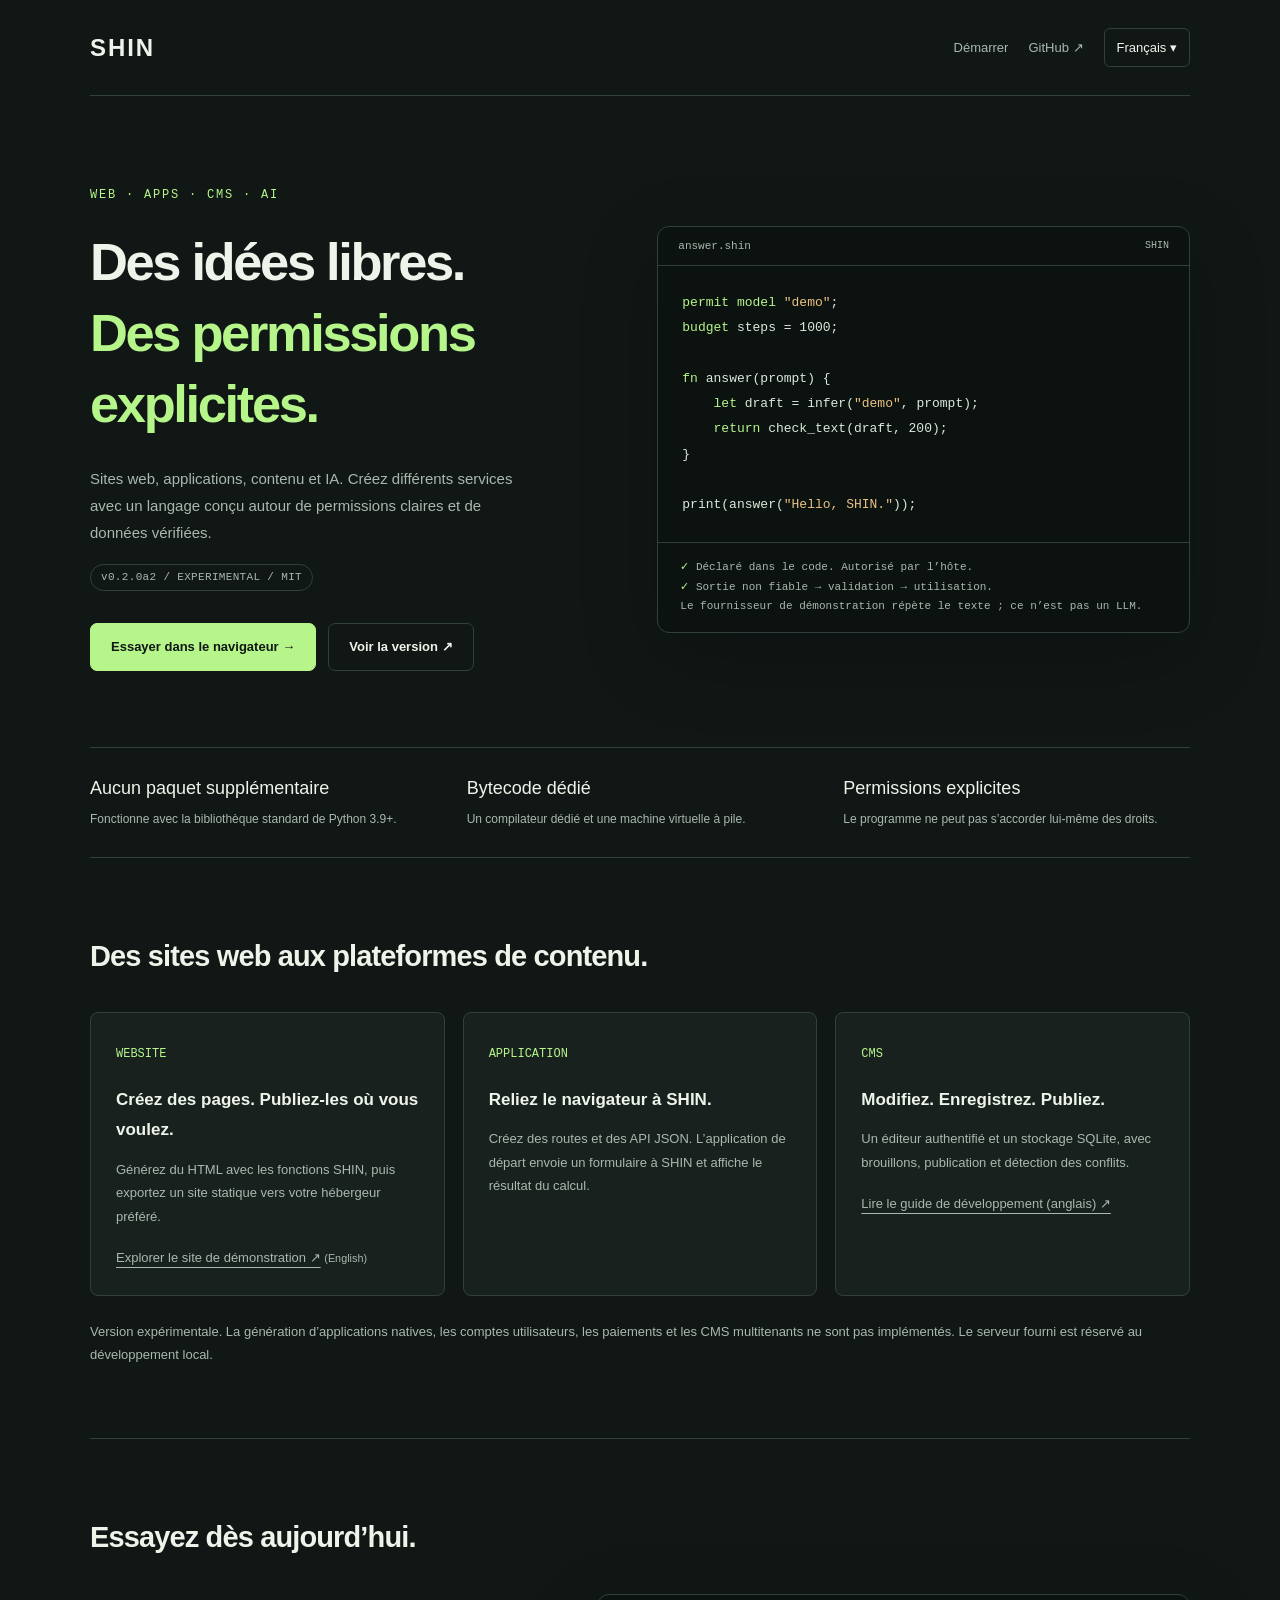
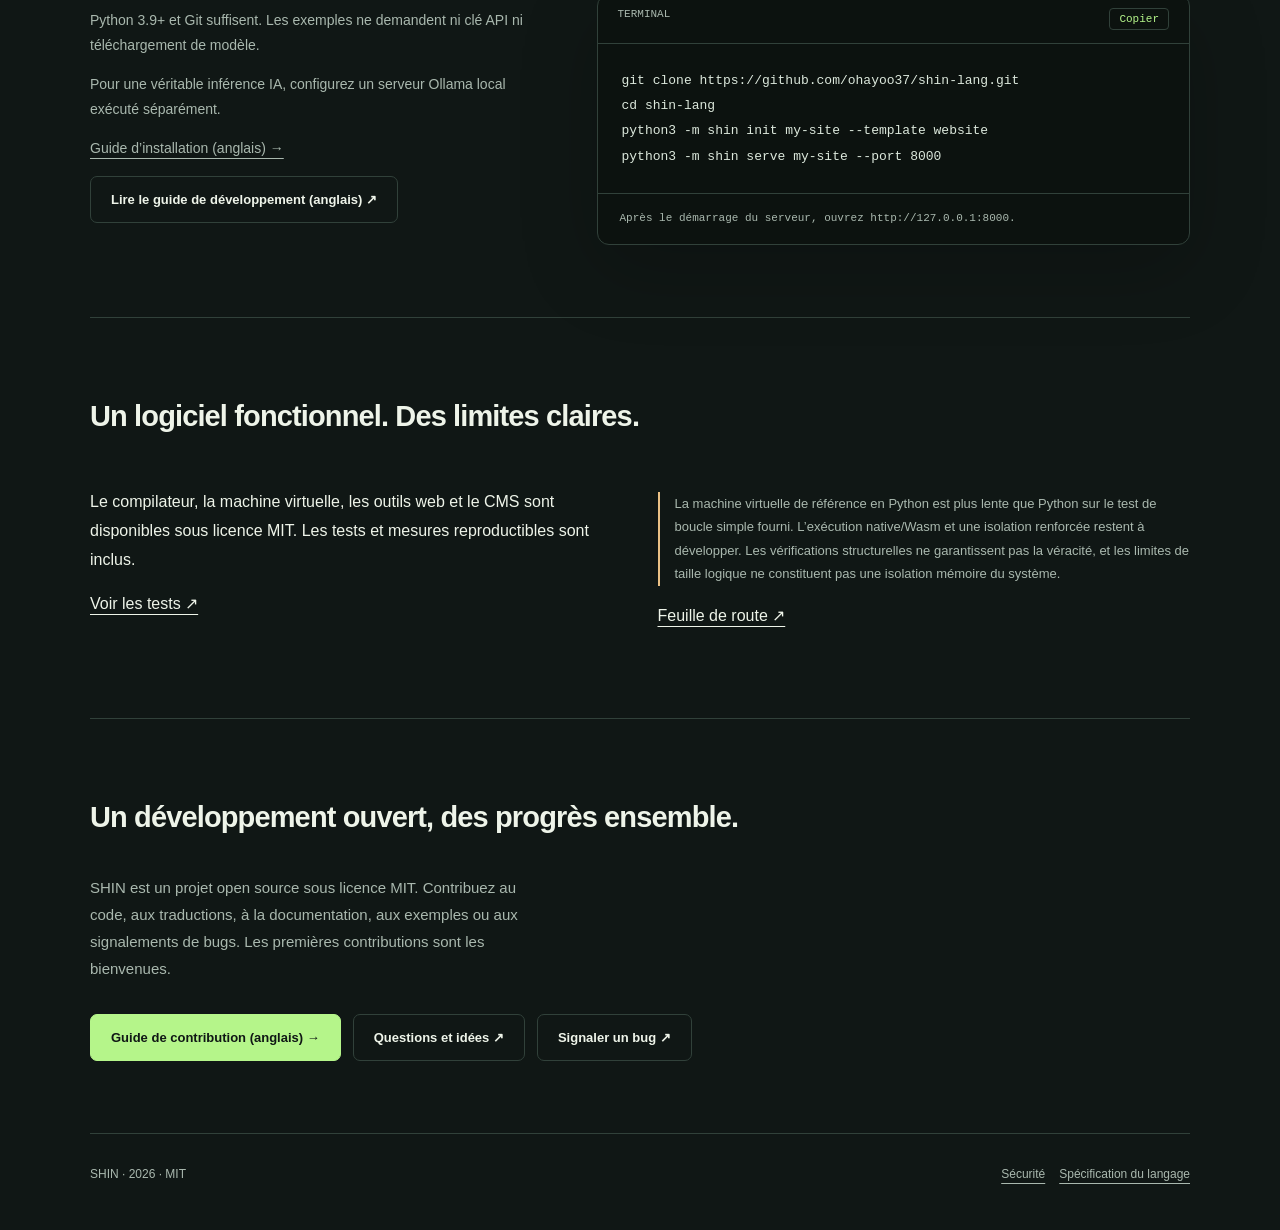
<file: docs/fr/index.html>
<!doctype html>
<html lang="fr"><head><meta charset="utf-8"><meta name="viewport" content="width=device-width,initial-scale=1">
<title>SHIN — Des idées libres. Des permissions explicites.</title><meta name="description" content="Un langage expérimental pour les sites web, les applications, les CMS et les workflows IA."><meta name="theme-color" content="#101715">
<link rel="canonical" href="https://ohayoo37.github.io/shin-lang/fr/"><link rel="alternate" hreflang="en" href="https://ohayoo37.github.io/shin-lang/en/"><link rel="alternate" hreflang="ja" href="https://ohayoo37.github.io/shin-lang/ja/"><link rel="alternate" hreflang="es" href="https://ohayoo37.github.io/shin-lang/es/"><link rel="alternate" hreflang="fr" href="https://ohayoo37.github.io/shin-lang/fr/"><link rel="alternate" hreflang="de" href="https://ohayoo37.github.io/shin-lang/de/"><link rel="alternate" hreflang="pt-BR" href="https://ohayoo37.github.io/shin-lang/pt-BR/"><link rel="alternate" hreflang="zh-CN" href="https://ohayoo37.github.io/shin-lang/zh-CN/"><link rel="alternate" hreflang="ko" href="https://ohayoo37.github.io/shin-lang/ko/"><link rel="alternate" hreflang="x-default" href="https://ohayoo37.github.io/shin-lang/">
<meta property="og:title" content="SHIN — Des idées libres. Des permissions explicites."><meta property="og:description" content="Un langage expérimental pour les sites web, les applications, les CMS et les workflows IA."><meta property="og:url" content="https://ohayoo37.github.io/shin-lang/fr/"><meta property="og:type" content="website">
<link rel="stylesheet" href="../site.css"><script src="../site.js" defer></script></head>
<body><a class="skip" href="#main">Aller au contenu</a><div class="wrap">
<nav aria-label="Navigation principale"><a class="brand" href="./">SHIN</a><div class="navlinks"><a class="hide-mobile" href="#start">Démarrer</a><a href="https://github.com/ohayoo37/shin-lang">GitHub ↗</a><details class="languages"><summary aria-label="Choisir la langue">Français</summary><div class="language-menu"><a lang="en" hreflang="en" href="../en/">English</a><a lang="ja" hreflang="ja" href="../ja/">日本語</a><a lang="es" hreflang="es" href="../es/">Español</a><a lang="fr" hreflang="fr" href="../fr/" aria-current="page">Français</a><a lang="de" hreflang="de" href="../de/">Deutsch</a><a lang="pt-BR" hreflang="pt-BR" href="../pt-BR/">Português</a><a lang="zh-CN" hreflang="zh-CN" href="../zh-CN/">简体中文</a><a lang="ko" hreflang="ko" href="../ko/">한국어</a></div></details></div></nav>
<main id="main"><div class="hero"><div><div class="eyebrow">WEB · APPS · CMS · AI</div><h1>Des idées libres.<br><em>Des permissions explicites.</em></h1><p class="lead">Sites web, applications, contenu et IA. Créez différents services avec un langage conçu autour de permissions claires et de données vérifiées.</p><span class="pill">v0.2.0a2 / EXPERIMENTAL / MIT</span><div class="actions"><a class="button primary" href="../playground/">Essayer dans le navigateur →</a><a class="button" href="https://github.com/ohayoo37/shin-lang/releases">Voir la version ↗</a></div></div>
<div class="codebox"><div class="codehead"><span>answer.shin</span><span>SHIN</span></div><pre><span class="kw">permit model</span> <span class="str">"demo"</span>;
<span class="kw">budget</span> steps = 1000;

<span class="kw">fn</span> answer(prompt) {
    <span class="kw">let</span> draft = infer(<span class="str">"demo"</span>, prompt);
    <span class="kw">return</span> check_text(draft, 200);
}

print(answer(<span class="str">"Hello, SHIN."</span>));</pre><div class="result"><b>✓</b> Déclaré dans le code. Autorisé par l’hôte.<br><b>✓</b> Sortie non fiable → validation → utilisation.<br>Le fournisseur de démonstration répète le texte ; ce n’est pas un LLM.</div></div></div>
<div class="strip"><div><strong>Aucun paquet supplémentaire</strong><span>Fonctionne avec la bibliothèque standard de Python 3.9+.</span></div><div><strong>Bytecode dédié</strong><span>Un compilateur dédié et une machine virtuelle à pile.</span></div><div><strong>Permissions explicites</strong><span>Le programme ne peut pas s’accorder lui-même des droits.</span></div></div>
<section id="web"><div class="sectionhead"><h2>Des sites web aux plateformes de contenu.</h2></div><div class="cards"><article class="card"><span class="number">WEBSITE</span><h3>Créez des pages. Publiez-les où vous voulez.</h3><p>Générez du HTML avec les fonctions SHIN, puis exportez un site statique vers votre hébergeur préféré.</p><p><a href="../demo/">Explorer le site de démonstration ↗</a> <small lang="en">(English)</small></p></article><article class="card"><span class="number">APPLICATION</span><h3>Reliez le navigateur à SHIN.</h3><p>Créez des routes et des API JSON. L’application de départ envoie un formulaire à SHIN et affiche le résultat du calcul.</p></article><article class="card"><span class="number">CMS</span><h3>Modifiez. Enregistrez. Publiez.</h3><p>Un éditeur authentifié et un stockage SQLite, avec brouillons, publication et détection des conflits.</p><p><a href="https://github.com/ohayoo37/shin-lang/blob/main/docs/web.md">Lire le guide de développement (anglais) ↗</a></p></article></div><p class="note limits">Version expérimentale. La génération d’applications natives, les comptes utilisateurs, les paiements et les CMS multitenants ne sont pas implémentés. Le serveur fourni est réservé au développement local.</p></section>
<section id="start"><div class="sectionhead"><h2>Essayez dès aujourd’hui.</h2></div><div class="quick"><div><p>Python 3.9+ et Git suffisent. Les exemples ne demandent ni clé API ni téléchargement de modèle.</p><p>Pour une véritable inférence IA, configurez un serveur Ollama local exécuté séparément.</p><p><a href="../start/">Guide d’installation (anglais) →</a></p><a class="button" href="https://github.com/ohayoo37/shin-lang/blob/main/docs/web.md">Lire le guide de développement (anglais) ↗</a></div><div class="codebox"><div class="codehead"><span>TERMINAL</span><button class="copy" id="copy" type="button" data-success="Commandes copiées." data-failure="Sélectionnez les commandes et copiez-les manuellement.">Copier</button></div><pre id="commands">git clone https://github.com/ohayoo37/shin-lang.git
cd shin-lang
python3 -m shin init my-site --template website
python3 -m shin serve my-site --port 8000</pre><div class="result" id="copy-status" aria-live="polite">Après le démarrage du serveur, ouvrez http://127.0.0.1:8000.</div></div></div></section>
<section><div class="sectionhead"><h2>Un logiciel fonctionnel. Des limites claires.</h2></div><div class="status"><div><p>Le compilateur, la machine virtuelle, les outils web et le CMS sont disponibles sous licence MIT. Les tests et mesures reproductibles sont inclus.</p><a href="https://github.com/ohayoo37/shin-lang/tree/main/tests">Voir les tests ↗</a></div><div><p class="note">La machine virtuelle de référence en Python est plus lente que Python sur le test de boucle simple fourni. L’exécution native/Wasm et une isolation renforcée restent à développer. Les vérifications structurelles ne garantissent pas la véracité, et les limites de taille logique ne constituent pas une isolation mémoire du système.</p><p><a href="https://github.com/ohayoo37/shin-lang/blob/main/docs/roadmap.md">Feuille de route ↗</a></p></div></div></section>
<section id="community"><div class="sectionhead"><h2>Un développement ouvert, des progrès ensemble.</h2></div><p class="lead">SHIN est un projet open source sous licence MIT. Contribuez au code, aux traductions, à la documentation, aux exemples ou aux signalements de bugs. Les premières contributions sont les bienvenues.</p><div class="actions"><a class="button primary" href="https://github.com/ohayoo37/shin-lang/blob/main/CONTRIBUTING.md">Guide de contribution (anglais) →</a><a class="button" href="https://github.com/ohayoo37/shin-lang/discussions">Questions et idées ↗</a><a class="button" href="https://github.com/ohayoo37/shin-lang/issues/new/choose">Signaler un bug ↗</a></div></section></main>
<footer class="footer"><div>SHIN · 2026 · MIT</div><div><a href="https://github.com/ohayoo37/shin-lang/blob/main/SECURITY.md">Sécurité</a><a href="https://github.com/ohayoo37/shin-lang/blob/main/docs/language.md">Spécification du langage</a></div></footer></div></body></html>
</file>
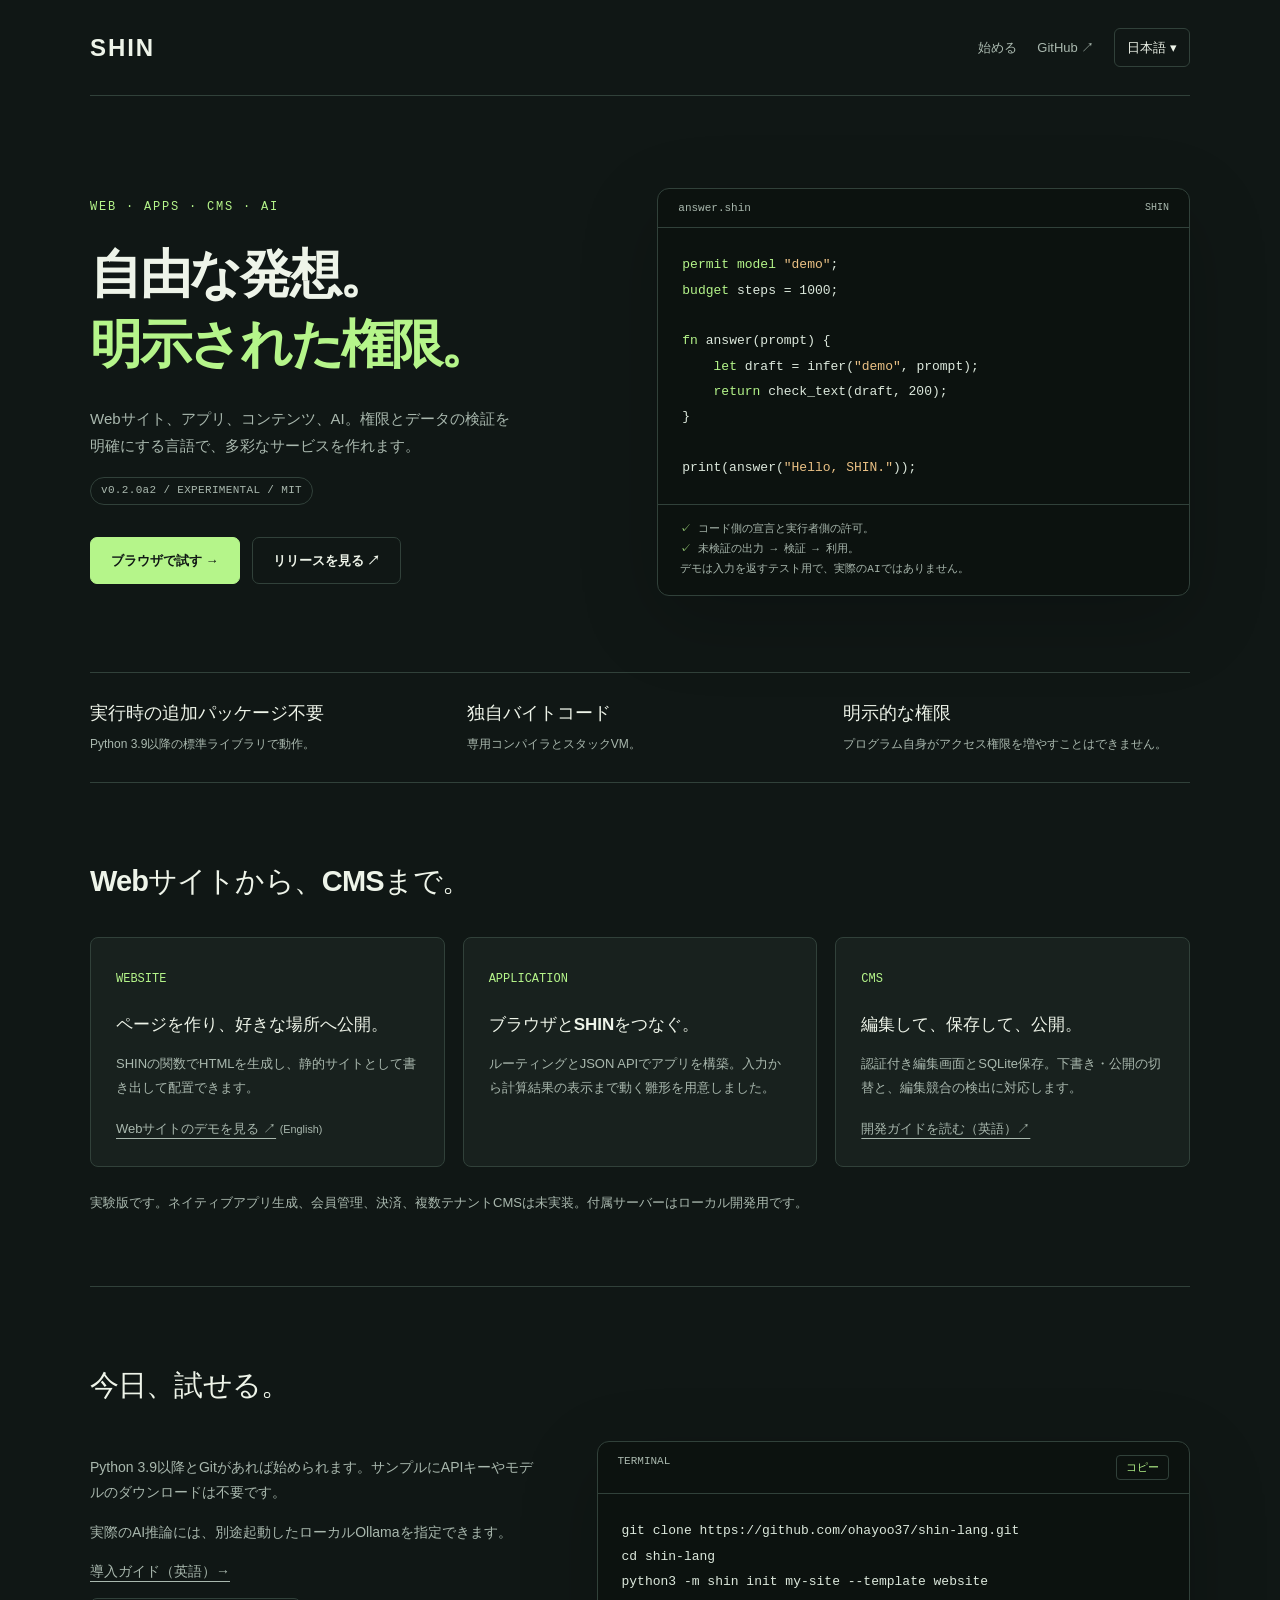
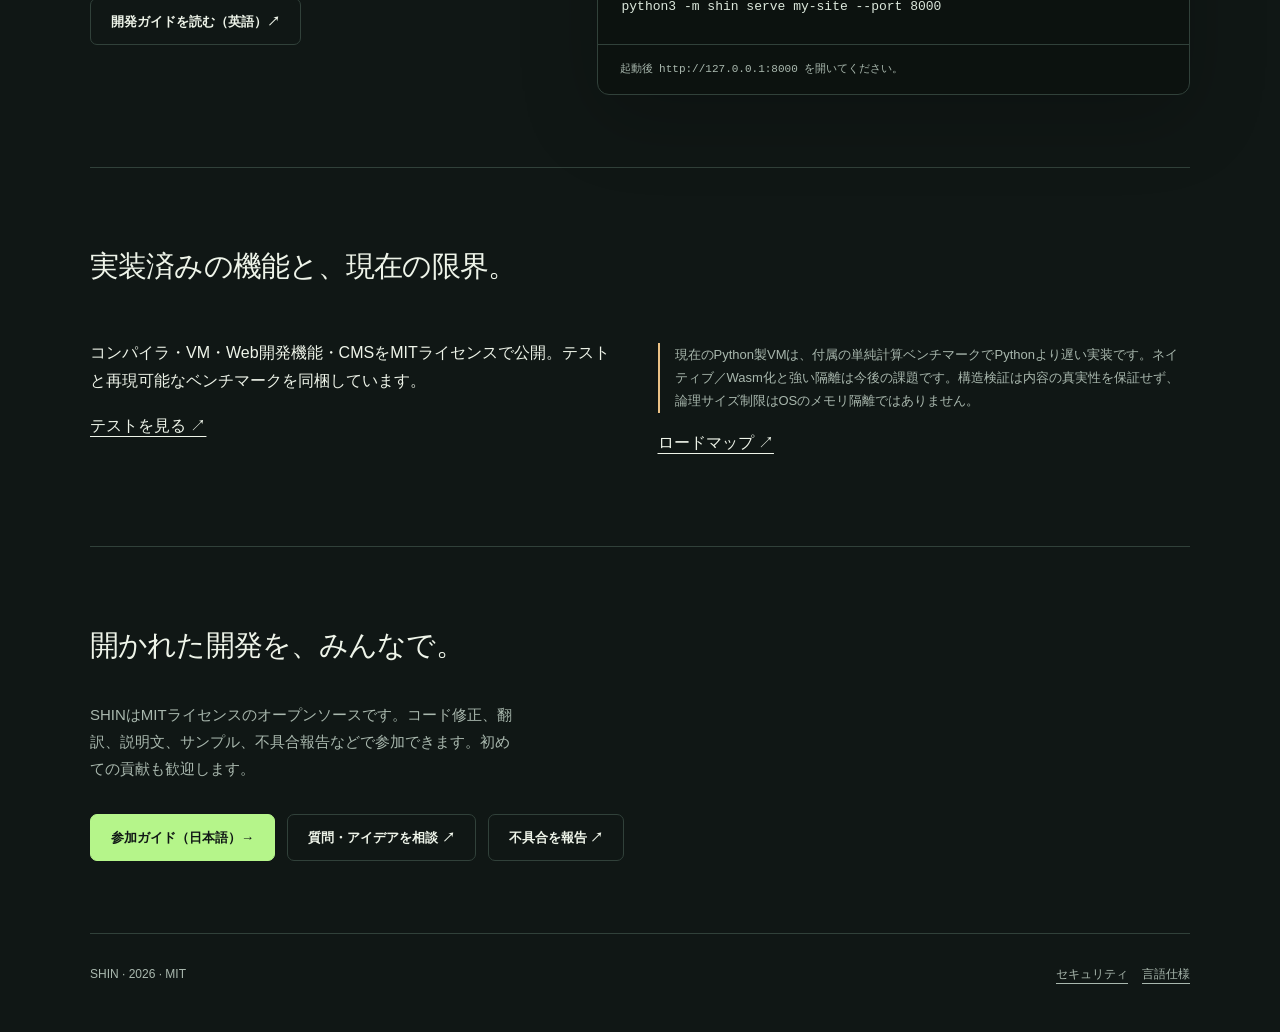
<file: docs/ja/index.html>
<!doctype html>
<html lang="ja"><head><meta charset="utf-8"><meta name="viewport" content="width=device-width,initial-scale=1">
<title>SHIN — 自由な発想。明示された権限。</title><meta name="description" content="Webサイト・アプリ・CMS・AIのための実験的プログラミング言語。"><meta name="theme-color" content="#101715">
<link rel="canonical" href="https://ohayoo37.github.io/shin-lang/ja/"><link rel="alternate" hreflang="en" href="https://ohayoo37.github.io/shin-lang/en/"><link rel="alternate" hreflang="ja" href="https://ohayoo37.github.io/shin-lang/ja/"><link rel="alternate" hreflang="es" href="https://ohayoo37.github.io/shin-lang/es/"><link rel="alternate" hreflang="fr" href="https://ohayoo37.github.io/shin-lang/fr/"><link rel="alternate" hreflang="de" href="https://ohayoo37.github.io/shin-lang/de/"><link rel="alternate" hreflang="pt-BR" href="https://ohayoo37.github.io/shin-lang/pt-BR/"><link rel="alternate" hreflang="zh-CN" href="https://ohayoo37.github.io/shin-lang/zh-CN/"><link rel="alternate" hreflang="ko" href="https://ohayoo37.github.io/shin-lang/ko/"><link rel="alternate" hreflang="x-default" href="https://ohayoo37.github.io/shin-lang/">
<meta property="og:title" content="SHIN — 自由な発想。明示された権限。"><meta property="og:description" content="Webサイト・アプリ・CMS・AIのための実験的プログラミング言語。"><meta property="og:url" content="https://ohayoo37.github.io/shin-lang/ja/"><meta property="og:type" content="website">
<link rel="stylesheet" href="../site.css"><script src="../site.js" defer></script></head>
<body><a class="skip" href="#main">本文へ移動</a><div class="wrap">
<nav aria-label="メインナビゲーション"><a class="brand" href="./">SHIN</a><div class="navlinks"><a class="hide-mobile" href="#start">始める</a><a href="https://github.com/ohayoo37/shin-lang">GitHub ↗</a><details class="languages"><summary aria-label="言語を選択">日本語</summary><div class="language-menu"><a lang="en" hreflang="en" href="../en/">English</a><a lang="ja" hreflang="ja" href="../ja/" aria-current="page">日本語</a><a lang="es" hreflang="es" href="../es/">Español</a><a lang="fr" hreflang="fr" href="../fr/">Français</a><a lang="de" hreflang="de" href="../de/">Deutsch</a><a lang="pt-BR" hreflang="pt-BR" href="../pt-BR/">Português</a><a lang="zh-CN" hreflang="zh-CN" href="../zh-CN/">简体中文</a><a lang="ko" hreflang="ko" href="../ko/">한국어</a></div></details></div></nav>
<main id="main"><div class="hero"><div><div class="eyebrow">WEB · APPS · CMS · AI</div><h1>自由な発想。<br><em>明示された権限。</em></h1><p class="lead">Webサイト、アプリ、コンテンツ、AI。権限とデータの検証を明確にする言語で、多彩なサービスを作れます。</p><span class="pill">v0.2.0a2 / EXPERIMENTAL / MIT</span><div class="actions"><a class="button primary" href="../playground/?lang=ja">ブラウザで試す →</a><a class="button" href="https://github.com/ohayoo37/shin-lang/releases">リリースを見る ↗</a></div></div>
<div class="codebox"><div class="codehead"><span>answer.shin</span><span>SHIN</span></div><pre><span class="kw">permit model</span> <span class="str">"demo"</span>;
<span class="kw">budget</span> steps = 1000;

<span class="kw">fn</span> answer(prompt) {
    <span class="kw">let</span> draft = infer(<span class="str">"demo"</span>, prompt);
    <span class="kw">return</span> check_text(draft, 200);
}

print(answer(<span class="str">"Hello, SHIN."</span>));</pre><div class="result"><b>✓</b> コード側の宣言と実行者側の許可。<br><b>✓</b> 未検証の出力 → 検証 → 利用。<br>デモは入力を返すテスト用で、実際のAIではありません。</div></div></div>
<div class="strip"><div><strong>実行時の追加パッケージ不要</strong><span>Python 3.9以降の標準ライブラリで動作。</span></div><div><strong>独自バイトコード</strong><span>専用コンパイラとスタックVM。</span></div><div><strong>明示的な権限</strong><span>プログラム自身がアクセス権限を増やすことはできません。</span></div></div>
<section id="web"><div class="sectionhead"><h2>Webサイトから、CMSまで。</h2></div><div class="cards"><article class="card"><span class="number">WEBSITE</span><h3>ページを作り、好きな場所へ公開。</h3><p>SHINの関数でHTMLを生成し、静的サイトとして書き出して配置できます。</p><p><a href="../demo/">Webサイトのデモを見る ↗</a> <small lang="en">(English)</small></p></article><article class="card"><span class="number">APPLICATION</span><h3>ブラウザとSHINをつなぐ。</h3><p>ルーティングとJSON APIでアプリを構築。入力から計算結果の表示まで動く雛形を用意しました。</p></article><article class="card"><span class="number">CMS</span><h3>編集して、保存して、公開。</h3><p>認証付き編集画面とSQLite保存。下書き・公開の切替と、編集競合の検出に対応します。</p><p><a href="https://github.com/ohayoo37/shin-lang/blob/main/docs/web.md">開発ガイドを読む（英語）↗</a></p></article></div><p class="note limits">実験版です。ネイティブアプリ生成、会員管理、決済、複数テナントCMSは未実装。付属サーバーはローカル開発用です。</p></section>
<section id="start"><div class="sectionhead"><h2>今日、試せる。</h2></div><div class="quick"><div><p>Python 3.9以降とGitがあれば始められます。サンプルにAPIキーやモデルのダウンロードは不要です。</p><p>実際のAI推論には、別途起動したローカルOllamaを指定できます。</p><p><a href="../start/">導入ガイド（英語）→</a></p><a class="button" href="https://github.com/ohayoo37/shin-lang/blob/main/docs/web.md">開発ガイドを読む（英語）↗</a></div><div class="codebox"><div class="codehead"><span>TERMINAL</span><button class="copy" id="copy" type="button" data-success="コマンドをコピーしました。" data-failure="コマンドを選択して手動でコピーしてください。">コピー</button></div><pre id="commands">git clone https://github.com/ohayoo37/shin-lang.git
cd shin-lang
python3 -m shin init my-site --template website
python3 -m shin serve my-site --port 8000</pre><div class="result" id="copy-status" aria-live="polite">起動後 http://127.0.0.1:8000 を開いてください。</div></div></div></section>
<section><div class="sectionhead"><h2>実装済みの機能と、現在の限界。</h2></div><div class="status"><div><p>コンパイラ・VM・Web開発機能・CMSをMITライセンスで公開。テストと再現可能なベンチマークを同梱しています。</p><a href="https://github.com/ohayoo37/shin-lang/tree/main/tests">テストを見る ↗</a></div><div><p class="note">現在のPython製VMは、付属の単純計算ベンチマークでPythonより遅い実装です。ネイティブ／Wasm化と強い隔離は今後の課題です。構造検証は内容の真実性を保証せず、論理サイズ制限はOSのメモリ隔離ではありません。</p><p><a href="https://github.com/ohayoo37/shin-lang/blob/main/docs/roadmap.md">ロードマップ ↗</a></p></div></div></section>
<section id="community"><div class="sectionhead"><h2>開かれた開発を、みんなで。</h2></div><p class="lead">SHINはMITライセンスのオープンソースです。コード修正、翻訳、説明文、サンプル、不具合報告などで参加できます。初めての貢献も歓迎します。</p><div class="actions"><a class="button primary" href="https://github.com/ohayoo37/shin-lang/blob/main/CONTRIBUTING.ja.md">参加ガイド（日本語）→</a><a class="button" href="https://github.com/ohayoo37/shin-lang/discussions">質問・アイデアを相談 ↗</a><a class="button" href="https://github.com/ohayoo37/shin-lang/issues/new/choose">不具合を報告 ↗</a></div></section></main>
<footer class="footer"><div>SHIN · 2026 · MIT</div><div><a href="https://github.com/ohayoo37/shin-lang/blob/main/SECURITY.md">セキュリティ</a><a href="https://github.com/ohayoo37/shin-lang/blob/main/docs/language.md">言語仕様</a></div></footer></div></body></html>
</file>
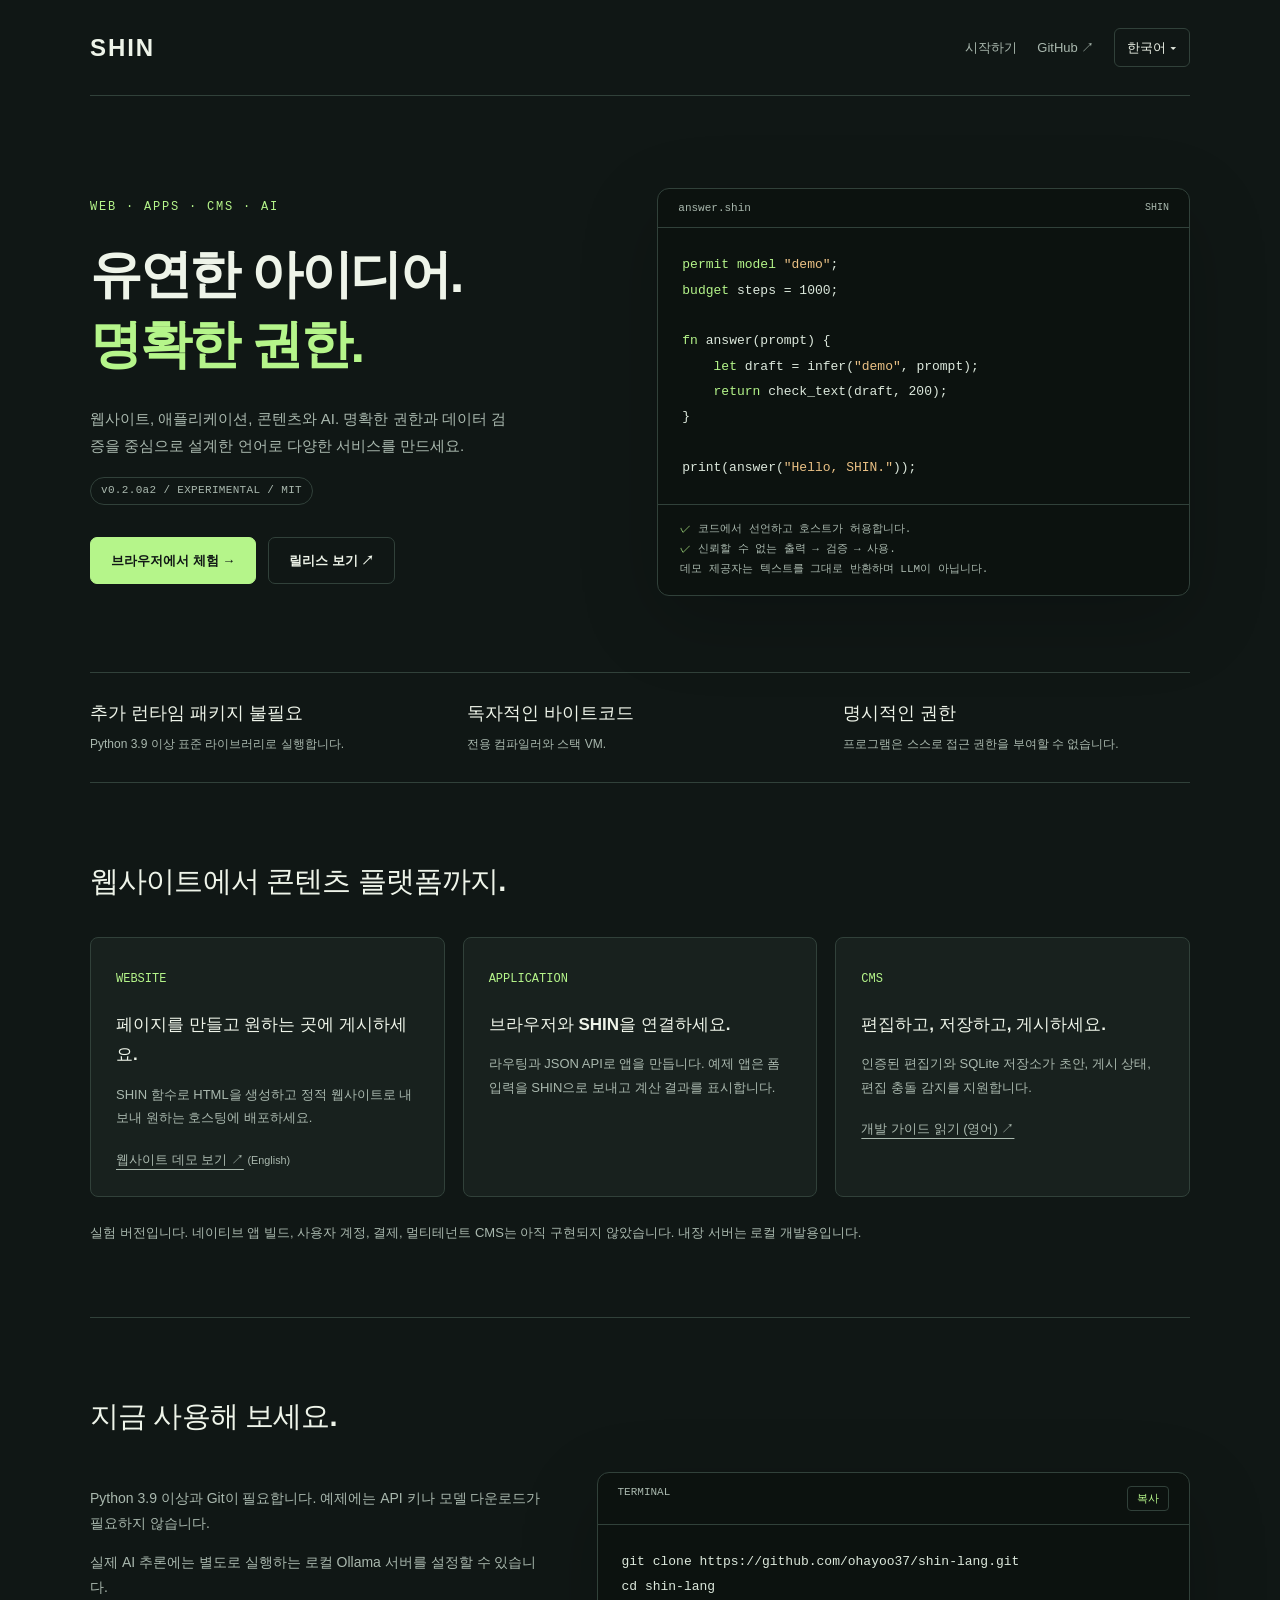
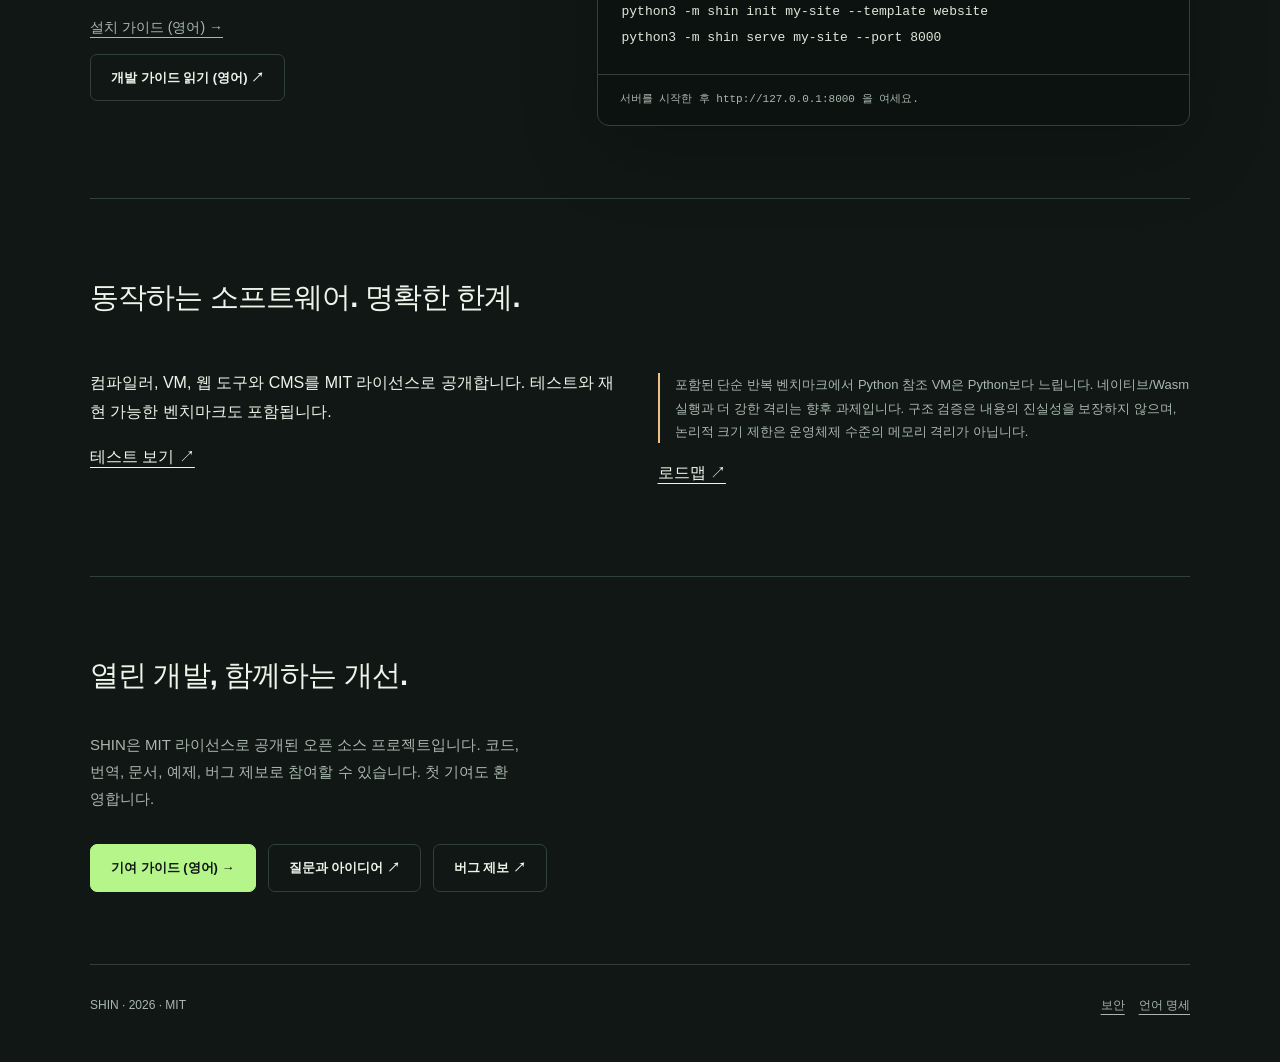
<file: docs/ko/index.html>
<!doctype html>
<html lang="ko"><head><meta charset="utf-8"><meta name="viewport" content="width=device-width,initial-scale=1">
<title>SHIN — 유연한 아이디어. 명확한 권한.</title><meta name="description" content="웹사이트, 애플리케이션, CMS와 AI 워크플로를 위한 실험적 프로그래밍 언어."><meta name="theme-color" content="#101715">
<link rel="canonical" href="https://ohayoo37.github.io/shin-lang/ko/"><link rel="alternate" hreflang="en" href="https://ohayoo37.github.io/shin-lang/en/"><link rel="alternate" hreflang="ja" href="https://ohayoo37.github.io/shin-lang/ja/"><link rel="alternate" hreflang="es" href="https://ohayoo37.github.io/shin-lang/es/"><link rel="alternate" hreflang="fr" href="https://ohayoo37.github.io/shin-lang/fr/"><link rel="alternate" hreflang="de" href="https://ohayoo37.github.io/shin-lang/de/"><link rel="alternate" hreflang="pt-BR" href="https://ohayoo37.github.io/shin-lang/pt-BR/"><link rel="alternate" hreflang="zh-CN" href="https://ohayoo37.github.io/shin-lang/zh-CN/"><link rel="alternate" hreflang="ko" href="https://ohayoo37.github.io/shin-lang/ko/"><link rel="alternate" hreflang="x-default" href="https://ohayoo37.github.io/shin-lang/">
<meta property="og:title" content="SHIN — 유연한 아이디어. 명확한 권한."><meta property="og:description" content="웹사이트, 애플리케이션, CMS와 AI 워크플로를 위한 실험적 프로그래밍 언어."><meta property="og:url" content="https://ohayoo37.github.io/shin-lang/ko/"><meta property="og:type" content="website">
<link rel="stylesheet" href="../site.css"><script src="../site.js" defer></script></head>
<body><a class="skip" href="#main">본문으로 이동</a><div class="wrap">
<nav aria-label="주 메뉴"><a class="brand" href="./">SHIN</a><div class="navlinks"><a class="hide-mobile" href="#start">시작하기</a><a href="https://github.com/ohayoo37/shin-lang">GitHub ↗</a><details class="languages"><summary aria-label="언어 선택">한국어</summary><div class="language-menu"><a lang="en" hreflang="en" href="../en/">English</a><a lang="ja" hreflang="ja" href="../ja/">日本語</a><a lang="es" hreflang="es" href="../es/">Español</a><a lang="fr" hreflang="fr" href="../fr/">Français</a><a lang="de" hreflang="de" href="../de/">Deutsch</a><a lang="pt-BR" hreflang="pt-BR" href="../pt-BR/">Português</a><a lang="zh-CN" hreflang="zh-CN" href="../zh-CN/">简体中文</a><a lang="ko" hreflang="ko" href="../ko/" aria-current="page">한국어</a></div></details></div></nav>
<main id="main"><div class="hero"><div><div class="eyebrow">WEB · APPS · CMS · AI</div><h1>유연한 아이디어.<br><em>명확한 권한.</em></h1><p class="lead">웹사이트, 애플리케이션, 콘텐츠와 AI. 명확한 권한과 데이터 검증을 중심으로 설계한 언어로 다양한 서비스를 만드세요.</p><span class="pill">v0.2.0a2 / EXPERIMENTAL / MIT</span><div class="actions"><a class="button primary" href="../playground/">브라우저에서 체험 →</a><a class="button" href="https://github.com/ohayoo37/shin-lang/releases">릴리스 보기 ↗</a></div></div>
<div class="codebox"><div class="codehead"><span>answer.shin</span><span>SHIN</span></div><pre><span class="kw">permit model</span> <span class="str">"demo"</span>;
<span class="kw">budget</span> steps = 1000;

<span class="kw">fn</span> answer(prompt) {
    <span class="kw">let</span> draft = infer(<span class="str">"demo"</span>, prompt);
    <span class="kw">return</span> check_text(draft, 200);
}

print(answer(<span class="str">"Hello, SHIN."</span>));</pre><div class="result"><b>✓</b> 코드에서 선언하고 호스트가 허용합니다.<br><b>✓</b> 신뢰할 수 없는 출력 → 검증 → 사용.<br>데모 제공자는 텍스트를 그대로 반환하며 LLM이 아닙니다.</div></div></div>
<div class="strip"><div><strong>추가 런타임 패키지 불필요</strong><span>Python 3.9 이상 표준 라이브러리로 실행합니다.</span></div><div><strong>독자적인 바이트코드</strong><span>전용 컴파일러와 스택 VM.</span></div><div><strong>명시적인 권한</strong><span>프로그램은 스스로 접근 권한을 부여할 수 없습니다.</span></div></div>
<section id="web"><div class="sectionhead"><h2>웹사이트에서 콘텐츠 플랫폼까지.</h2></div><div class="cards"><article class="card"><span class="number">WEBSITE</span><h3>페이지를 만들고 원하는 곳에 게시하세요.</h3><p>SHIN 함수로 HTML을 생성하고 정적 웹사이트로 내보내 원하는 호스팅에 배포하세요.</p><p><a href="../demo/">웹사이트 데모 보기 ↗</a> <small lang="en">(English)</small></p></article><article class="card"><span class="number">APPLICATION</span><h3>브라우저와 SHIN을 연결하세요.</h3><p>라우팅과 JSON API로 앱을 만듭니다. 예제 앱은 폼 입력을 SHIN으로 보내고 계산 결과를 표시합니다.</p></article><article class="card"><span class="number">CMS</span><h3>편집하고, 저장하고, 게시하세요.</h3><p>인증된 편집기와 SQLite 저장소가 초안, 게시 상태, 편집 충돌 감지를 지원합니다.</p><p><a href="https://github.com/ohayoo37/shin-lang/blob/main/docs/web.md">개발 가이드 읽기 (영어) ↗</a></p></article></div><p class="note limits">실험 버전입니다. 네이티브 앱 빌드, 사용자 계정, 결제, 멀티테넌트 CMS는 아직 구현되지 않았습니다. 내장 서버는 로컬 개발용입니다.</p></section>
<section id="start"><div class="sectionhead"><h2>지금 사용해 보세요.</h2></div><div class="quick"><div><p>Python 3.9 이상과 Git이 필요합니다. 예제에는 API 키나 모델 다운로드가 필요하지 않습니다.</p><p>실제 AI 추론에는 별도로 실행하는 로컬 Ollama 서버를 설정할 수 있습니다.</p><p><a href="../start/">설치 가이드 (영어) →</a></p><a class="button" href="https://github.com/ohayoo37/shin-lang/blob/main/docs/web.md">개발 가이드 읽기 (영어) ↗</a></div><div class="codebox"><div class="codehead"><span>TERMINAL</span><button class="copy" id="copy" type="button" data-success="명령을 복사했습니다." data-failure="명령을 선택하여 직접 복사해 주세요.">복사</button></div><pre id="commands">git clone https://github.com/ohayoo37/shin-lang.git
cd shin-lang
python3 -m shin init my-site --template website
python3 -m shin serve my-site --port 8000</pre><div class="result" id="copy-status" aria-live="polite">서버를 시작한 후 http://127.0.0.1:8000 을 여세요.</div></div></div></section>
<section><div class="sectionhead"><h2>동작하는 소프트웨어. 명확한 한계.</h2></div><div class="status"><div><p>컴파일러, VM, 웹 도구와 CMS를 MIT 라이선스로 공개합니다. 테스트와 재현 가능한 벤치마크도 포함됩니다.</p><a href="https://github.com/ohayoo37/shin-lang/tree/main/tests">테스트 보기 ↗</a></div><div><p class="note">포함된 단순 반복 벤치마크에서 Python 참조 VM은 Python보다 느립니다. 네이티브/Wasm 실행과 더 강한 격리는 향후 과제입니다. 구조 검증은 내용의 진실성을 보장하지 않으며, 논리적 크기 제한은 운영체제 수준의 메모리 격리가 아닙니다.</p><p><a href="https://github.com/ohayoo37/shin-lang/blob/main/docs/roadmap.md">로드맵 ↗</a></p></div></div></section>
<section id="community"><div class="sectionhead"><h2>열린 개발, 함께하는 개선.</h2></div><p class="lead">SHIN은 MIT 라이선스로 공개된 오픈 소스 프로젝트입니다. 코드, 번역, 문서, 예제, 버그 제보로 참여할 수 있습니다. 첫 기여도 환영합니다.</p><div class="actions"><a class="button primary" href="https://github.com/ohayoo37/shin-lang/blob/main/CONTRIBUTING.md">기여 가이드 (영어) →</a><a class="button" href="https://github.com/ohayoo37/shin-lang/discussions">질문과 아이디어 ↗</a><a class="button" href="https://github.com/ohayoo37/shin-lang/issues/new/choose">버그 제보 ↗</a></div></section></main>
<footer class="footer"><div>SHIN · 2026 · MIT</div><div><a href="https://github.com/ohayoo37/shin-lang/blob/main/SECURITY.md">보안</a><a href="https://github.com/ohayoo37/shin-lang/blob/main/docs/language.md">언어 명세</a></div></footer></div></body></html>
</file>
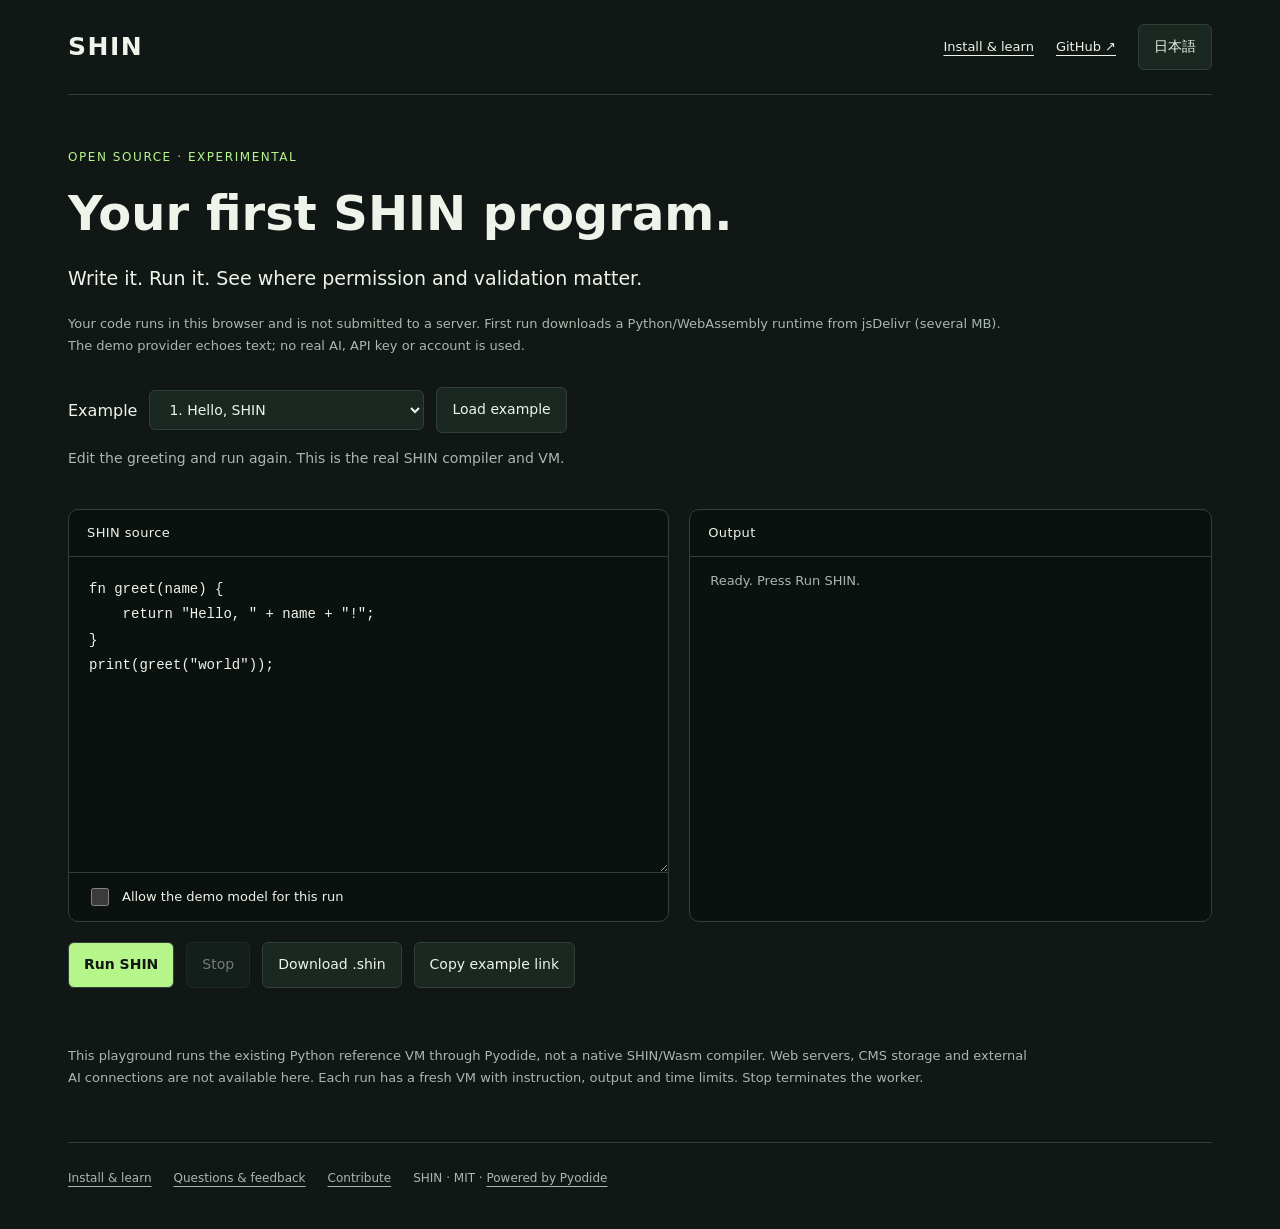
<file: docs/playground/index.html>
<!doctype html>
<html lang="en"><head><meta charset="utf-8"><meta name="viewport" content="width=device-width,initial-scale=1"><meta name="description" content="Try the SHIN programming language in your browser. Edit real examples, grant permissions and validate demo output. No installation or API key."><title>SHIN Playground — Try it in your browser</title><link rel="canonical" href="https://ohayoo37.github.io/shin-lang/playground/"><link rel="stylesheet" href="playground.css"><script src="playground.js" defer></script></head>
<body><a class="skip" href="#editor">Skip to editor</a><div class="wrap"><header><a class="brand" href="../">SHIN</a><nav><a href="../start/">Install & learn</a><a href="https://github.com/ohayoo37/shin-lang">GitHub ↗</a><button id="language" type="button">日本語</button></nav></header>
<main><p class="eyebrow">OPEN SOURCE · EXPERIMENTAL</p><h1 data-en="Your first SHIN program." data-ja="SHINを、その場で体験。">Your first SHIN program.</h1><p class="intro" data-en="Write it. Run it. See where permission and validation matter." data-ja="書き換えて、実行。権限と検証が働くところを確かめてください。">Write it. Run it. See where permission and validation matter.</p>
<p class="privacy" data-en="Your code runs in this browser and is not submitted to a server. First run downloads a Python/WebAssembly runtime from jsDelivr (several MB). The demo provider echoes text; no real AI, API key or account is used." data-ja="コードはブラウザ内で実行し、サーバーへ送信しません。初回はjsDelivrからPython/WebAssembly実行環境（数MB以上）を読み込みます。デモは文字を返すだけで、実際のAI・APIキー・アカウントは使いません。">Your code runs in this browser and is not submitted to a server. First run downloads a Python/WebAssembly runtime from jsDelivr (several MB). The demo provider echoes text; no real AI, API key or account is used.</p>
<div class="toolbar"><label for="example" data-en="Example" data-ja="サンプル">Example</label><select id="example" disabled></select><button id="load" type="button" disabled data-en="Load example" data-ja="サンプルを読み込む">Load example</button></div><p id="hint" class="hint"></p>
<div class="workspace"><section aria-label="Code"><label class="panel-title" for="editor" data-en="SHIN source" data-ja="SHINコード">SHIN source</label><textarea id="editor" spellcheck="false" autocapitalize="off" autocomplete="off" aria-describedby="hint" maxlength="65536"></textarea><div class="permission"><input id="grant" type="checkbox"><label for="grant" data-en="Allow the demo model for this run" data-ja="今回の実行でデモモデルを許可する">Allow the demo model for this run</label></div></section><section class="results" aria-label="Results"><h2 class="panel-title" data-en="Output" data-ja="実行結果">Output</h2><p id="status" role="status" aria-live="polite">Choose an example, then run it.</p><pre id="output" tabindex="0"></pre><pre id="error" tabindex="0"></pre><p id="metrics"></p></section></div>
<div class="actions"><button class="primary" id="run" type="button" disabled data-en="Run SHIN" data-ja="SHINを実行">Run SHIN</button><button id="stop" type="button" disabled data-en="Stop" data-ja="停止">Stop</button><button id="download" type="button" data-en="Download .shin" data-ja=".shinを保存">Download .shin</button><button id="share" type="button" data-en="Copy example link" data-ja="サンプルのリンクをコピー">Copy example link</button></div><p id="notice" role="status" aria-live="polite"></p>
<noscript><p>This playground needs JavaScript and WebAssembly. <a href="../start/">Run SHIN locally instead.</a></p></noscript>
<p class="limits" data-en="This playground runs the existing Python reference VM through Pyodide, not a native SHIN/Wasm compiler. Web servers, CMS storage and external AI connections are not available here. Each run has a fresh VM with instruction, output and time limits. Stop terminates the worker." data-ja="既存のPython製VMをPyodideで動かします。SHINのネイティブ／Wasmコンパイラではありません。Webサーバー・CMS保存・外部AI接続はこの画面では利用できません。毎回新しいVMで命令数・出力・時間を制限し、停止ボタンで実行スレッドを終了できます。">This playground runs the existing Python reference VM through Pyodide, not a native SHIN/Wasm compiler. Web servers, CMS storage and external AI connections are not available here. Each run has a fresh VM with instruction, output and time limits. Stop terminates the worker.</p>
</main><footer><a href="../start/">Install & learn</a><a href="https://github.com/ohayoo37/shin-lang/discussions">Questions & feedback</a><a href="https://github.com/ohayoo37/shin-lang/blob/main/CONTRIBUTING.md">Contribute</a><span>SHIN · MIT · <a href="https://pyodide.org/en/0.27.7/">Powered by Pyodide</a></span></footer></div></body></html>
</file>
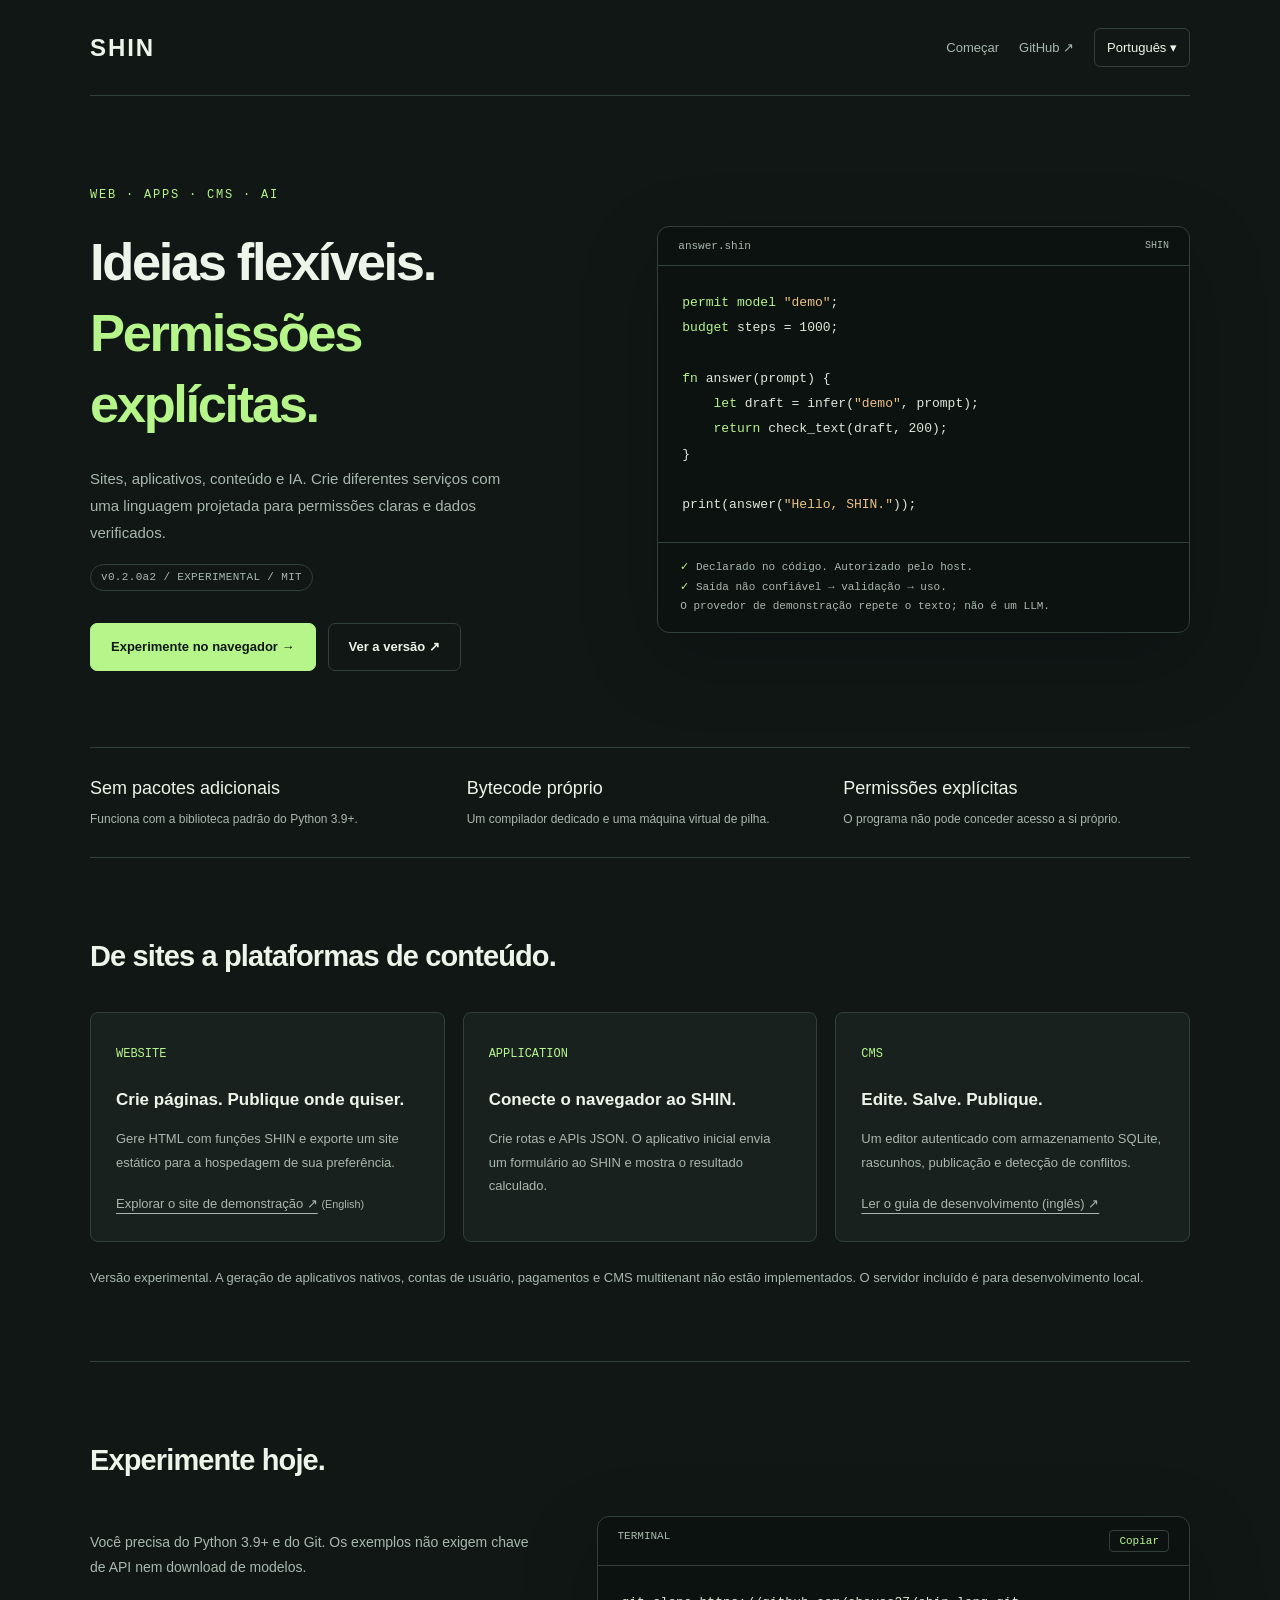
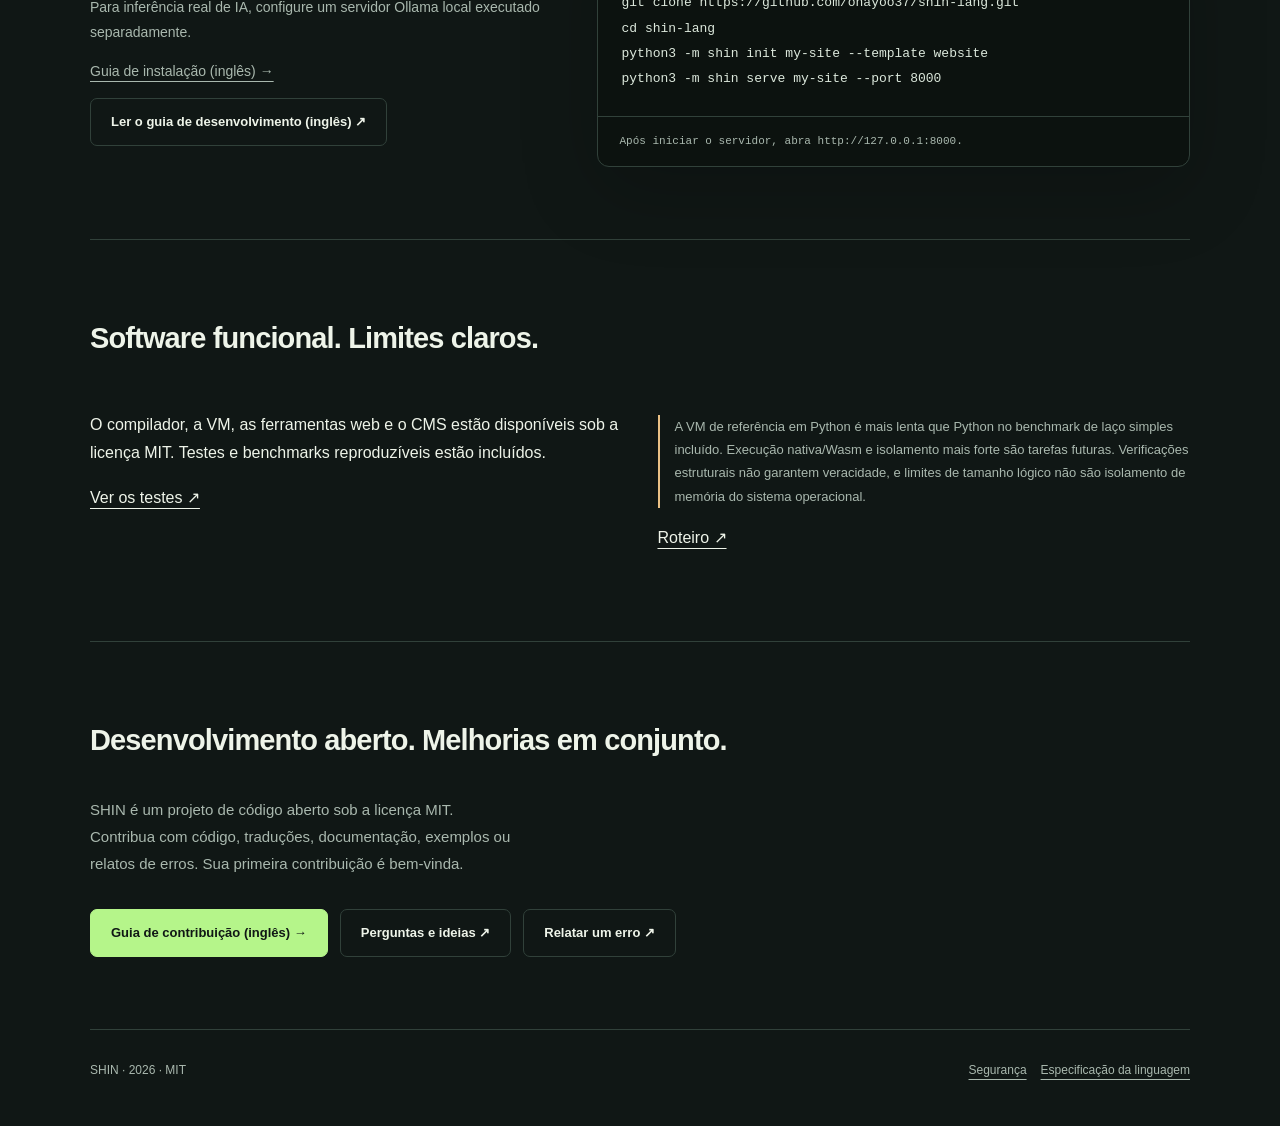
<file: docs/pt-BR/index.html>
<!doctype html>
<html lang="pt-BR"><head><meta charset="utf-8"><meta name="viewport" content="width=device-width,initial-scale=1">
<title>SHIN — Ideias flexíveis. Permissões explícitas.</title><meta name="description" content="Uma linguagem experimental para sites, aplicativos, CMS e fluxos de trabalho com IA."><meta name="theme-color" content="#101715">
<link rel="canonical" href="https://ohayoo37.github.io/shin-lang/pt-BR/"><link rel="alternate" hreflang="en" href="https://ohayoo37.github.io/shin-lang/en/"><link rel="alternate" hreflang="ja" href="https://ohayoo37.github.io/shin-lang/ja/"><link rel="alternate" hreflang="es" href="https://ohayoo37.github.io/shin-lang/es/"><link rel="alternate" hreflang="fr" href="https://ohayoo37.github.io/shin-lang/fr/"><link rel="alternate" hreflang="de" href="https://ohayoo37.github.io/shin-lang/de/"><link rel="alternate" hreflang="pt-BR" href="https://ohayoo37.github.io/shin-lang/pt-BR/"><link rel="alternate" hreflang="zh-CN" href="https://ohayoo37.github.io/shin-lang/zh-CN/"><link rel="alternate" hreflang="ko" href="https://ohayoo37.github.io/shin-lang/ko/"><link rel="alternate" hreflang="x-default" href="https://ohayoo37.github.io/shin-lang/">
<meta property="og:title" content="SHIN — Ideias flexíveis. Permissões explícitas."><meta property="og:description" content="Uma linguagem experimental para sites, aplicativos, CMS e fluxos de trabalho com IA."><meta property="og:url" content="https://ohayoo37.github.io/shin-lang/pt-BR/"><meta property="og:type" content="website">
<link rel="stylesheet" href="../site.css"><script src="../site.js" defer></script></head>
<body><a class="skip" href="#main">Ir para o conteúdo</a><div class="wrap">
<nav aria-label="Navegação principal"><a class="brand" href="./">SHIN</a><div class="navlinks"><a class="hide-mobile" href="#start">Começar</a><a href="https://github.com/ohayoo37/shin-lang">GitHub ↗</a><details class="languages"><summary aria-label="Escolher idioma">Português</summary><div class="language-menu"><a lang="en" hreflang="en" href="../en/">English</a><a lang="ja" hreflang="ja" href="../ja/">日本語</a><a lang="es" hreflang="es" href="../es/">Español</a><a lang="fr" hreflang="fr" href="../fr/">Français</a><a lang="de" hreflang="de" href="../de/">Deutsch</a><a lang="pt-BR" hreflang="pt-BR" href="../pt-BR/" aria-current="page">Português</a><a lang="zh-CN" hreflang="zh-CN" href="../zh-CN/">简体中文</a><a lang="ko" hreflang="ko" href="../ko/">한국어</a></div></details></div></nav>
<main id="main"><div class="hero"><div><div class="eyebrow">WEB · APPS · CMS · AI</div><h1>Ideias flexíveis.<br><em>Permissões explícitas.</em></h1><p class="lead">Sites, aplicativos, conteúdo e IA. Crie diferentes serviços com uma linguagem projetada para permissões claras e dados verificados.</p><span class="pill">v0.2.0a2 / EXPERIMENTAL / MIT</span><div class="actions"><a class="button primary" href="../playground/">Experimente no navegador →</a><a class="button" href="https://github.com/ohayoo37/shin-lang/releases">Ver a versão ↗</a></div></div>
<div class="codebox"><div class="codehead"><span>answer.shin</span><span>SHIN</span></div><pre><span class="kw">permit model</span> <span class="str">"demo"</span>;
<span class="kw">budget</span> steps = 1000;

<span class="kw">fn</span> answer(prompt) {
    <span class="kw">let</span> draft = infer(<span class="str">"demo"</span>, prompt);
    <span class="kw">return</span> check_text(draft, 200);
}

print(answer(<span class="str">"Hello, SHIN."</span>));</pre><div class="result"><b>✓</b> Declarado no código. Autorizado pelo host.<br><b>✓</b> Saída não confiável → validação → uso.<br>O provedor de demonstração repete o texto; não é um LLM.</div></div></div>
<div class="strip"><div><strong>Sem pacotes adicionais</strong><span>Funciona com a biblioteca padrão do Python 3.9+.</span></div><div><strong>Bytecode próprio</strong><span>Um compilador dedicado e uma máquina virtual de pilha.</span></div><div><strong>Permissões explícitas</strong><span>O programa não pode conceder acesso a si próprio.</span></div></div>
<section id="web"><div class="sectionhead"><h2>De sites a plataformas de conteúdo.</h2></div><div class="cards"><article class="card"><span class="number">WEBSITE</span><h3>Crie páginas. Publique onde quiser.</h3><p>Gere HTML com funções SHIN e exporte um site estático para a hospedagem de sua preferência.</p><p><a href="../demo/">Explorar o site de demonstração ↗</a> <small lang="en">(English)</small></p></article><article class="card"><span class="number">APPLICATION</span><h3>Conecte o navegador ao SHIN.</h3><p>Crie rotas e APIs JSON. O aplicativo inicial envia um formulário ao SHIN e mostra o resultado calculado.</p></article><article class="card"><span class="number">CMS</span><h3>Edite. Salve. Publique.</h3><p>Um editor autenticado com armazenamento SQLite, rascunhos, publicação e detecção de conflitos.</p><p><a href="https://github.com/ohayoo37/shin-lang/blob/main/docs/web.md">Ler o guia de desenvolvimento (inglês) ↗</a></p></article></div><p class="note limits">Versão experimental. A geração de aplicativos nativos, contas de usuário, pagamentos e CMS multitenant não estão implementados. O servidor incluído é para desenvolvimento local.</p></section>
<section id="start"><div class="sectionhead"><h2>Experimente hoje.</h2></div><div class="quick"><div><p>Você precisa do Python 3.9+ e do Git. Os exemplos não exigem chave de API nem download de modelos.</p><p>Para inferência real de IA, configure um servidor Ollama local executado separadamente.</p><p><a href="../start/">Guia de instalação (inglês) →</a></p><a class="button" href="https://github.com/ohayoo37/shin-lang/blob/main/docs/web.md">Ler o guia de desenvolvimento (inglês) ↗</a></div><div class="codebox"><div class="codehead"><span>TERMINAL</span><button class="copy" id="copy" type="button" data-success="Comandos copiados." data-failure="Selecione os comandos e copie-os manualmente.">Copiar</button></div><pre id="commands">git clone https://github.com/ohayoo37/shin-lang.git
cd shin-lang
python3 -m shin init my-site --template website
python3 -m shin serve my-site --port 8000</pre><div class="result" id="copy-status" aria-live="polite">Após iniciar o servidor, abra http://127.0.0.1:8000.</div></div></div></section>
<section><div class="sectionhead"><h2>Software funcional. Limites claros.</h2></div><div class="status"><div><p>O compilador, a VM, as ferramentas web e o CMS estão disponíveis sob a licença MIT. Testes e benchmarks reproduzíveis estão incluídos.</p><a href="https://github.com/ohayoo37/shin-lang/tree/main/tests">Ver os testes ↗</a></div><div><p class="note">A VM de referência em Python é mais lenta que Python no benchmark de laço simples incluído. Execução nativa/Wasm e isolamento mais forte são tarefas futuras. Verificações estruturais não garantem veracidade, e limites de tamanho lógico não são isolamento de memória do sistema operacional.</p><p><a href="https://github.com/ohayoo37/shin-lang/blob/main/docs/roadmap.md">Roteiro ↗</a></p></div></div></section>
<section id="community"><div class="sectionhead"><h2>Desenvolvimento aberto. Melhorias em conjunto.</h2></div><p class="lead">SHIN é um projeto de código aberto sob a licença MIT. Contribua com código, traduções, documentação, exemplos ou relatos de erros. Sua primeira contribuição é bem-vinda.</p><div class="actions"><a class="button primary" href="https://github.com/ohayoo37/shin-lang/blob/main/CONTRIBUTING.md">Guia de contribuição (inglês) →</a><a class="button" href="https://github.com/ohayoo37/shin-lang/discussions">Perguntas e ideias ↗</a><a class="button" href="https://github.com/ohayoo37/shin-lang/issues/new/choose">Relatar um erro ↗</a></div></section></main>
<footer class="footer"><div>SHIN · 2026 · MIT</div><div><a href="https://github.com/ohayoo37/shin-lang/blob/main/SECURITY.md">Segurança</a><a href="https://github.com/ohayoo37/shin-lang/blob/main/docs/language.md">Especificação da linguagem</a></div></footer></div></body></html>
</file>
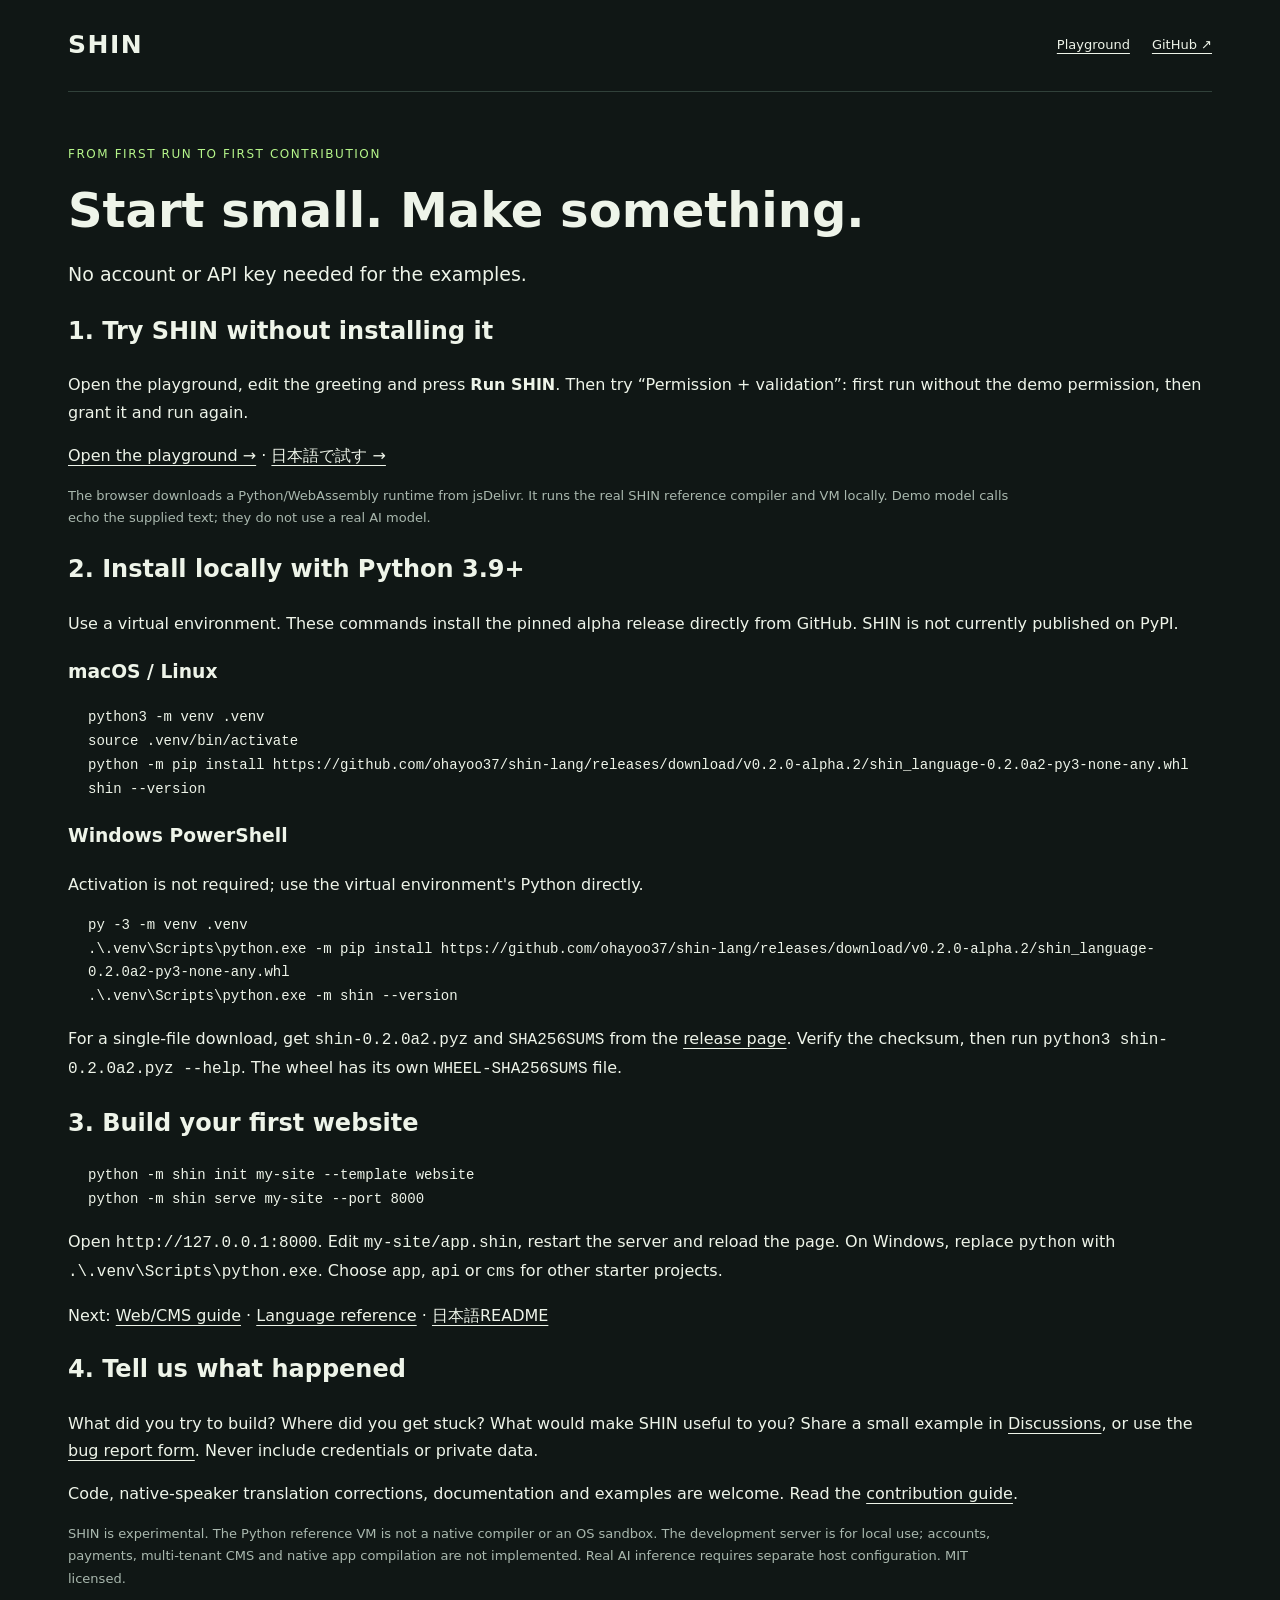
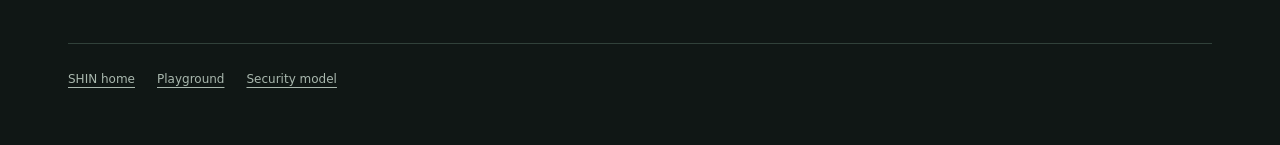
<file: docs/start/index.html>
<!doctype html><html lang="en"><head><meta charset="utf-8"><meta name="viewport" content="width=device-width,initial-scale=1"><title>Start with SHIN — Browser or local installation</title><meta name="description" content="Run your first SHIN program in the browser, or install the experimental language on Windows, macOS or Linux."><link rel="canonical" href="https://ohayoo37.github.io/shin-lang/start/"><link rel="stylesheet" href="../playground/playground.css"></head><body><div class="wrap"><header><a class="brand" href="../">SHIN</a><nav><a href="../playground/">Playground</a><a href="https://github.com/ohayoo37/shin-lang">GitHub ↗</a></nav></header><main><p class="eyebrow">FROM FIRST RUN TO FIRST CONTRIBUTION</p><h1>Start small. Make something.</h1><p class="intro">No account or API key needed for the examples.</p><h2>1. Try SHIN without installing it</h2><p>Open the playground, edit the greeting and press <strong>Run SHIN</strong>. Then try “Permission + validation”: first run without the demo permission, then grant it and run again.</p><p><a class="button" href="../playground/">Open the playground →</a> · <a href="../playground/?lang=ja">日本語で試す →</a></p><p class="privacy">The browser downloads a Python/WebAssembly runtime from jsDelivr. It runs the real SHIN reference compiler and VM locally. Demo model calls echo the supplied text; they do not use a real AI model.</p>
<h2>2. Install locally with Python 3.9+</h2><p>Use a virtual environment. These commands install the pinned alpha release directly from GitHub. SHIN is not currently published on PyPI.</p><h3>macOS / Linux</h3><pre>python3 -m venv .venv
source .venv/bin/activate
python -m pip install https://github.com/ohayoo37/shin-lang/releases/download/v0.2.0-alpha.2/shin_language-0.2.0a2-py3-none-any.whl
shin --version</pre><h3>Windows PowerShell</h3><p>Activation is not required; use the virtual environment's Python directly.</p><pre>py -3 -m venv .venv
.\.venv\Scripts\python.exe -m pip install https://github.com/ohayoo37/shin-lang/releases/download/v0.2.0-alpha.2/shin_language-0.2.0a2-py3-none-any.whl
.\.venv\Scripts\python.exe -m shin --version</pre><p>For a single-file download, get <code>shin-0.2.0a2.pyz</code> and <code>SHA256SUMS</code> from the <a href="https://github.com/ohayoo37/shin-lang/releases/tag/v0.2.0-alpha.2">release page</a>. Verify the checksum, then run <code>python3 shin-0.2.0a2.pyz --help</code>. The wheel has its own <code>WHEEL-SHA256SUMS</code> file.</p>
<h2>3. Build your first website</h2><pre>python -m shin init my-site --template website
python -m shin serve my-site --port 8000</pre><p>Open <code>http://127.0.0.1:8000</code>. Edit <code>my-site/app.shin</code>, restart the server and reload the page. On Windows, replace <code>python</code> with <code>.\.venv\Scripts\python.exe</code>. Choose <code>app</code>, <code>api</code> or <code>cms</code> for other starter projects.</p><p>Next: <a href="https://github.com/ohayoo37/shin-lang/blob/main/docs/web.md">Web/CMS guide</a> · <a href="https://github.com/ohayoo37/shin-lang/blob/main/docs/language.md">Language reference</a> · <a href="https://github.com/ohayoo37/shin-lang/blob/main/README.ja.md">日本語README</a></p>
<h2>4. Tell us what happened</h2><p>What did you try to build? Where did you get stuck? What would make SHIN useful to you? Share a small example in <a href="https://github.com/ohayoo37/shin-lang/discussions">Discussions</a>, or use the <a href="https://github.com/ohayoo37/shin-lang/issues/new/choose">bug report form</a>. Never include credentials or private data.</p><p>Code, native-speaker translation corrections, documentation and examples are welcome. Read the <a href="https://github.com/ohayoo37/shin-lang/blob/main/CONTRIBUTING.md">contribution guide</a>.</p><p class="limits">SHIN is experimental. The Python reference VM is not a native compiler or an OS sandbox. The development server is for local use; accounts, payments, multi-tenant CMS and native app compilation are not implemented. Real AI inference requires separate host configuration. MIT licensed.</p></main><footer><a href="../">SHIN home</a><a href="../playground/">Playground</a><a href="https://github.com/ohayoo37/shin-lang/blob/main/SECURITY.md">Security model</a></footer></div></body></html>
</file>
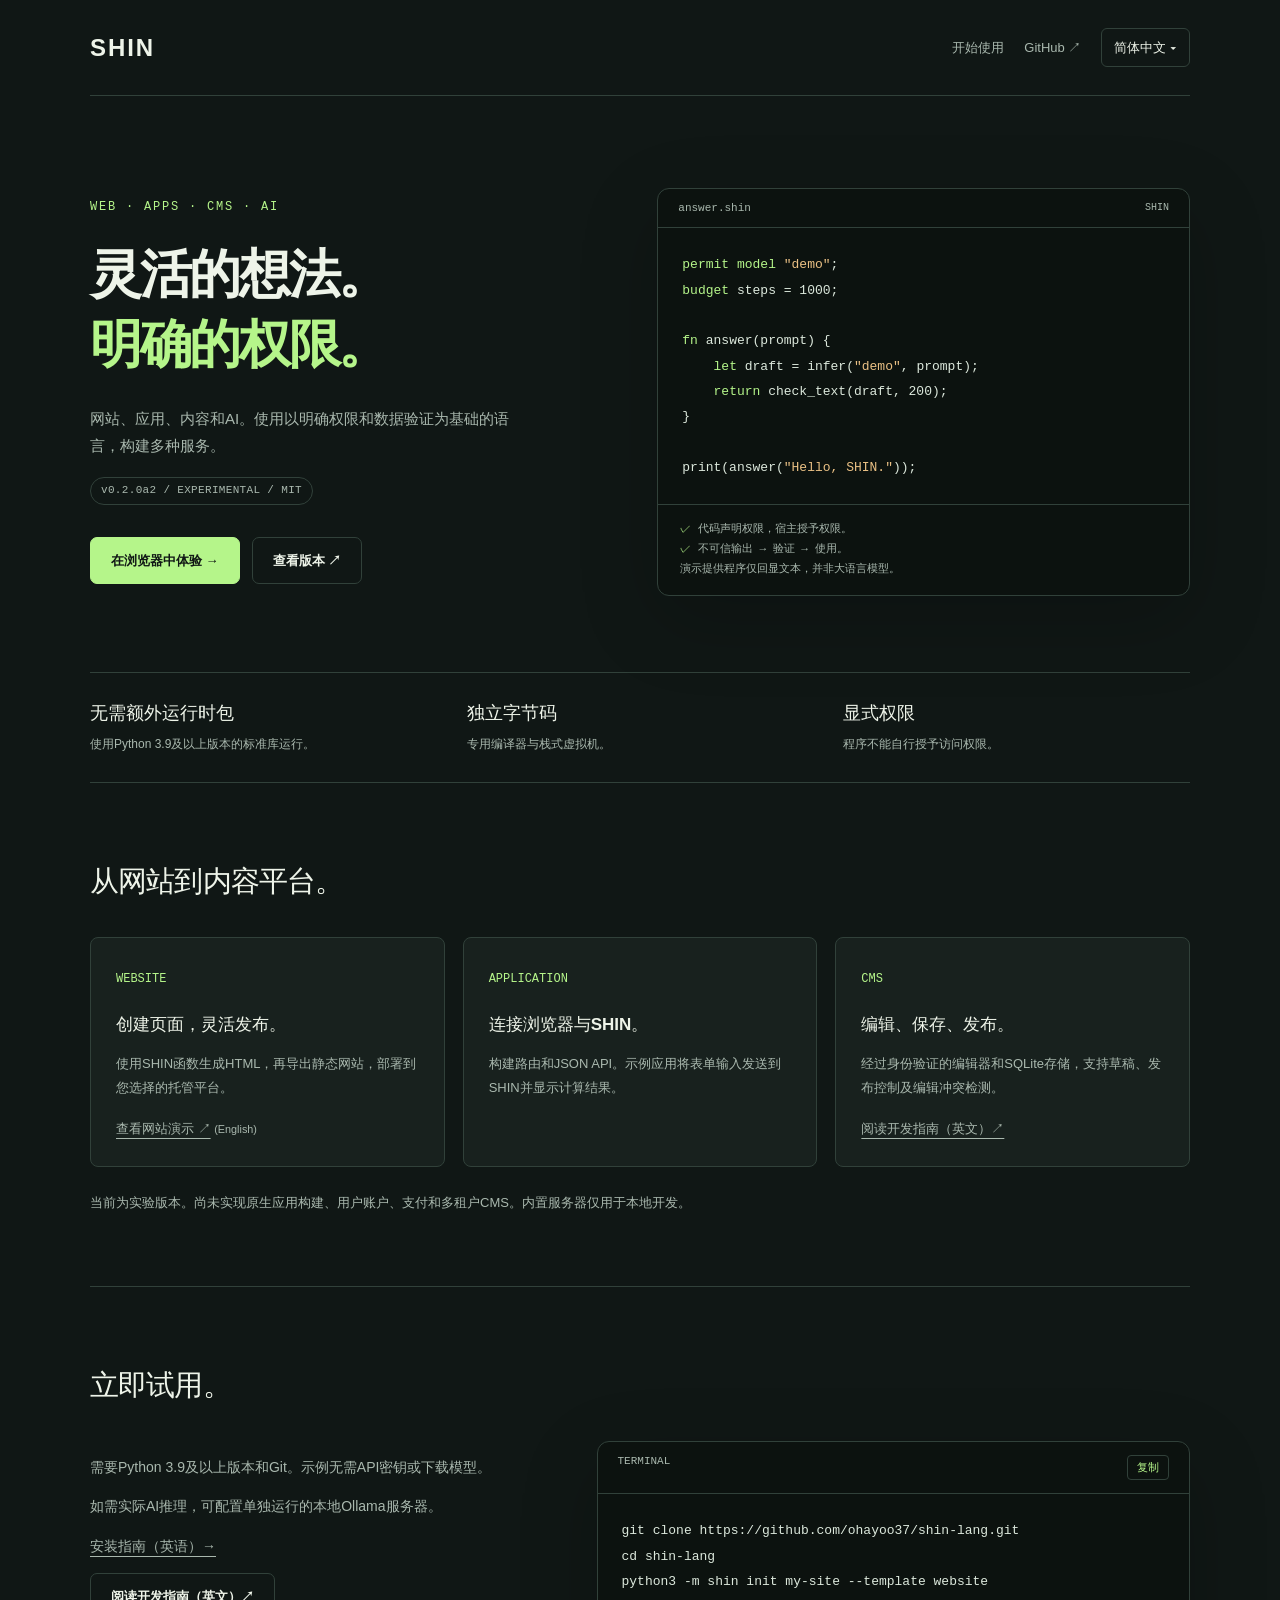
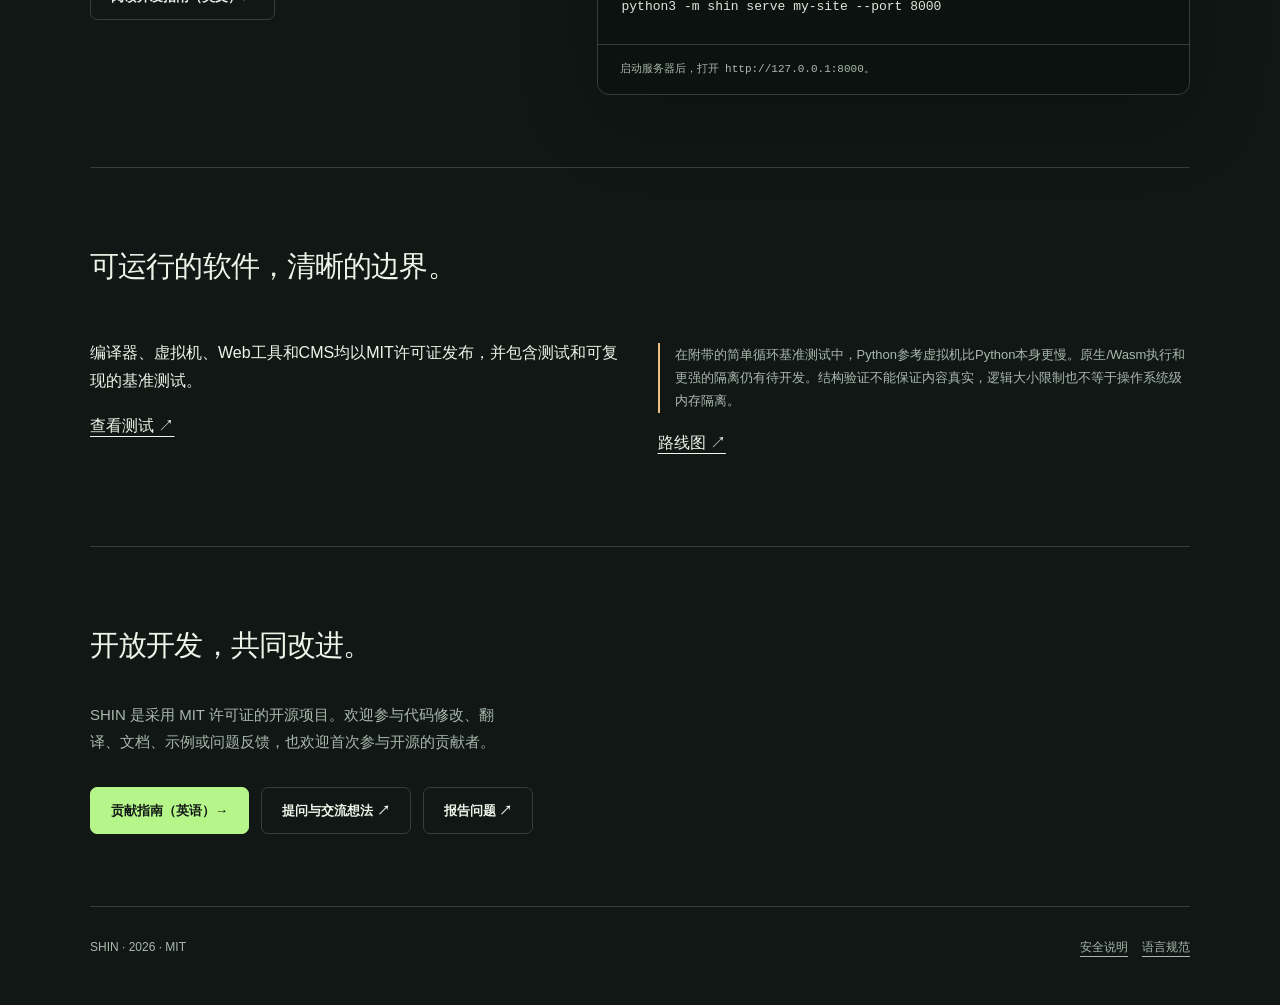
<file: docs/zh-CN/index.html>
<!doctype html>
<html lang="zh-CN"><head><meta charset="utf-8"><meta name="viewport" content="width=device-width,initial-scale=1">
<title>SHIN — 灵活的想法，明确的权限。</title><meta name="description" content="用于网站、应用、CMS和AI工作流的实验性编程语言。"><meta name="theme-color" content="#101715">
<link rel="canonical" href="https://ohayoo37.github.io/shin-lang/zh-CN/"><link rel="alternate" hreflang="en" href="https://ohayoo37.github.io/shin-lang/en/"><link rel="alternate" hreflang="ja" href="https://ohayoo37.github.io/shin-lang/ja/"><link rel="alternate" hreflang="es" href="https://ohayoo37.github.io/shin-lang/es/"><link rel="alternate" hreflang="fr" href="https://ohayoo37.github.io/shin-lang/fr/"><link rel="alternate" hreflang="de" href="https://ohayoo37.github.io/shin-lang/de/"><link rel="alternate" hreflang="pt-BR" href="https://ohayoo37.github.io/shin-lang/pt-BR/"><link rel="alternate" hreflang="zh-CN" href="https://ohayoo37.github.io/shin-lang/zh-CN/"><link rel="alternate" hreflang="ko" href="https://ohayoo37.github.io/shin-lang/ko/"><link rel="alternate" hreflang="x-default" href="https://ohayoo37.github.io/shin-lang/">
<meta property="og:title" content="SHIN — 灵活的想法，明确的权限。"><meta property="og:description" content="用于网站、应用、CMS和AI工作流的实验性编程语言。"><meta property="og:url" content="https://ohayoo37.github.io/shin-lang/zh-CN/"><meta property="og:type" content="website">
<link rel="stylesheet" href="../site.css"><script src="../site.js" defer></script></head>
<body><a class="skip" href="#main">跳至正文</a><div class="wrap">
<nav aria-label="主导航"><a class="brand" href="./">SHIN</a><div class="navlinks"><a class="hide-mobile" href="#start">开始使用</a><a href="https://github.com/ohayoo37/shin-lang">GitHub ↗</a><details class="languages"><summary aria-label="选择语言">简体中文</summary><div class="language-menu"><a lang="en" hreflang="en" href="../en/">English</a><a lang="ja" hreflang="ja" href="../ja/">日本語</a><a lang="es" hreflang="es" href="../es/">Español</a><a lang="fr" hreflang="fr" href="../fr/">Français</a><a lang="de" hreflang="de" href="../de/">Deutsch</a><a lang="pt-BR" hreflang="pt-BR" href="../pt-BR/">Português</a><a lang="zh-CN" hreflang="zh-CN" href="../zh-CN/" aria-current="page">简体中文</a><a lang="ko" hreflang="ko" href="../ko/">한국어</a></div></details></div></nav>
<main id="main"><div class="hero"><div><div class="eyebrow">WEB · APPS · CMS · AI</div><h1>灵活的想法。<br><em>明确的权限。</em></h1><p class="lead">网站、应用、内容和AI。使用以明确权限和数据验证为基础的语言，构建多种服务。</p><span class="pill">v0.2.0a2 / EXPERIMENTAL / MIT</span><div class="actions"><a class="button primary" href="../playground/">在浏览器中体验 →</a><a class="button" href="https://github.com/ohayoo37/shin-lang/releases">查看版本 ↗</a></div></div>
<div class="codebox"><div class="codehead"><span>answer.shin</span><span>SHIN</span></div><pre><span class="kw">permit model</span> <span class="str">"demo"</span>;
<span class="kw">budget</span> steps = 1000;

<span class="kw">fn</span> answer(prompt) {
    <span class="kw">let</span> draft = infer(<span class="str">"demo"</span>, prompt);
    <span class="kw">return</span> check_text(draft, 200);
}

print(answer(<span class="str">"Hello, SHIN."</span>));</pre><div class="result"><b>✓</b> 代码声明权限，宿主授予权限。<br><b>✓</b> 不可信输出 → 验证 → 使用。<br>演示提供程序仅回显文本，并非大语言模型。</div></div></div>
<div class="strip"><div><strong>无需额外运行时包</strong><span>使用Python 3.9及以上版本的标准库运行。</span></div><div><strong>独立字节码</strong><span>专用编译器与栈式虚拟机。</span></div><div><strong>显式权限</strong><span>程序不能自行授予访问权限。</span></div></div>
<section id="web"><div class="sectionhead"><h2>从网站到内容平台。</h2></div><div class="cards"><article class="card"><span class="number">WEBSITE</span><h3>创建页面，灵活发布。</h3><p>使用SHIN函数生成HTML，再导出静态网站，部署到您选择的托管平台。</p><p><a href="../demo/">查看网站演示 ↗</a> <small lang="en">(English)</small></p></article><article class="card"><span class="number">APPLICATION</span><h3>连接浏览器与SHIN。</h3><p>构建路由和JSON API。示例应用将表单输入发送到SHIN并显示计算结果。</p></article><article class="card"><span class="number">CMS</span><h3>编辑、保存、发布。</h3><p>经过身份验证的编辑器和SQLite存储，支持草稿、发布控制及编辑冲突检测。</p><p><a href="https://github.com/ohayoo37/shin-lang/blob/main/docs/web.md">阅读开发指南（英文）↗</a></p></article></div><p class="note limits">当前为实验版本。尚未实现原生应用构建、用户账户、支付和多租户CMS。内置服务器仅用于本地开发。</p></section>
<section id="start"><div class="sectionhead"><h2>立即试用。</h2></div><div class="quick"><div><p>需要Python 3.9及以上版本和Git。示例无需API密钥或下载模型。</p><p>如需实际AI推理，可配置单独运行的本地Ollama服务器。</p><p><a href="../start/">安装指南（英语）→</a></p><a class="button" href="https://github.com/ohayoo37/shin-lang/blob/main/docs/web.md">阅读开发指南（英文）↗</a></div><div class="codebox"><div class="codehead"><span>TERMINAL</span><button class="copy" id="copy" type="button" data-success="命令已复制。" data-failure="请选择命令并手动复制。">复制</button></div><pre id="commands">git clone https://github.com/ohayoo37/shin-lang.git
cd shin-lang
python3 -m shin init my-site --template website
python3 -m shin serve my-site --port 8000</pre><div class="result" id="copy-status" aria-live="polite">启动服务器后，打开 http://127.0.0.1:8000。</div></div></div></section>
<section><div class="sectionhead"><h2>可运行的软件，清晰的边界。</h2></div><div class="status"><div><p>编译器、虚拟机、Web工具和CMS均以MIT许可证发布，并包含测试和可复现的基准测试。</p><a href="https://github.com/ohayoo37/shin-lang/tree/main/tests">查看测试 ↗</a></div><div><p class="note">在附带的简单循环基准测试中，Python参考虚拟机比Python本身更慢。原生/Wasm执行和更强的隔离仍有待开发。结构验证不能保证内容真实，逻辑大小限制也不等于操作系统级内存隔离。</p><p><a href="https://github.com/ohayoo37/shin-lang/blob/main/docs/roadmap.md">路线图 ↗</a></p></div></div></section>
<section id="community"><div class="sectionhead"><h2>开放开发，共同改进。</h2></div><p class="lead">SHIN 是采用 MIT 许可证的开源项目。欢迎参与代码修改、翻译、文档、示例或问题反馈，也欢迎首次参与开源的贡献者。</p><div class="actions"><a class="button primary" href="https://github.com/ohayoo37/shin-lang/blob/main/CONTRIBUTING.md">贡献指南（英语）→</a><a class="button" href="https://github.com/ohayoo37/shin-lang/discussions">提问与交流想法 ↗</a><a class="button" href="https://github.com/ohayoo37/shin-lang/issues/new/choose">报告问题 ↗</a></div></section></main>
<footer class="footer"><div>SHIN · 2026 · MIT</div><div><a href="https://github.com/ohayoo37/shin-lang/blob/main/SECURITY.md">安全说明</a><a href="https://github.com/ohayoo37/shin-lang/blob/main/docs/language.md">语言规范</a></div></footer></div></body></html>
</file>
<file: docs/site.css>
:root{--bg:#101715;--panel:#18211e;--line:#31413a;--fg:#eef4e9;--muted:#a9b8ae;--green:#b5f58a;--amber:#ebc185}*{box-sizing:border-box}html{scroll-behavior:smooth}body{margin:0;background:var(--bg);color:var(--fg);font-family:ui-sans-serif,-apple-system,BlinkMacSystemFont,"Segoe UI",sans-serif;line-height:1.8}a{color:inherit;text-underline-offset:5px}button,a{ -webkit-tap-highlight-color:transparent}a:focus-visible,button:focus-visible{outline:3px solid var(--green);outline-offset:5px}.wrap{max-width:1180px;margin:auto;padding:0 40px}nav{display:flex;align-items:center;justify-content:space-between;padding:26px 0;border-bottom:1px solid var(--line);gap:20px}.brand{font-size:24px;font-weight:800;letter-spacing:.08em;text-decoration:none}.navlinks{display:flex;gap:28px;font-size:13px;color:var(--muted)}.navlinks a{text-decoration:none}.hero{padding:92px 0 76px;display:grid;grid-template-columns:1fr 1.05fr;gap:60px;align-items:center}.eyebrow{font:12px ui-monospace,monospace;letter-spacing:.15em;color:var(--green);margin-bottom:25px}.pill{display:inline-block;padding:4px 10px;border:1px solid var(--line);border-radius:30px;font:11px ui-monospace,monospace;letter-spacing:.03em;color:var(--muted)}h1{font-size:clamp(36px,4.1vw,56px);line-height:1.35;font-weight:650;letter-spacing:-.045em;margin:0 0 25px}h1 em{font-style:normal;color:var(--green)}.lead{color:var(--muted);font-size:15px;max-width:430px}.actions{display:flex;gap:12px;flex-wrap:wrap;margin-top:32px}.button{display:inline-block;padding:11px 20px;border:1px solid var(--line);border-radius:7px;text-decoration:none;font-size:13px;font-weight:600}.primary{background:var(--green);color:var(--bg);border-color:var(--green)}.codebox{border:1px solid var(--line);border-radius:12px;background:#0c120f;overflow:hidden;box-shadow:0 24px 80px #0003}.codehead{display:flex;justify-content:space-between;border-bottom:1px solid var(--line);padding:13px 20px;font:11px ui-monospace,monospace;color:var(--muted)}pre{margin:0;padding:24px;font:13px/1.95 ui-monospace,SFMono-Regular,Consolas,monospace;overflow-x:auto;color:#dce8dc}.kw{color:var(--green)}.str{color:var(--amber)}.comment{color:#8da398}.result{border-top:1px solid var(--line);padding:15px 22px;font:11px/1.8 ui-monospace,monospace;color:var(--muted)}.result b{color:var(--green);font-weight:400}.strip{display:grid;grid-template-columns:repeat(3,1fr);border-top:1px solid var(--line);border-bottom:1px solid var(--line);padding:24px 0;gap:30px}.strip strong{font-size:18px;display:block;font-weight:500}.strip span{font-size:12px;color:var(--muted)}section{padding:72px 0;border-bottom:1px solid var(--line)}.sectionhead{display:flex;justify-content:space-between;align-items:baseline;gap:25px;margin-bottom:30px}h2{font-size:29px;letter-spacing:-.03em;margin:0;font-weight:550}.label{font:11px ui-monospace,monospace;color:var(--muted);letter-spacing:.12em}.cards{display:grid;grid-template-columns:repeat(3,1fr);gap:18px}.card{padding:25px;border:1px solid var(--line);border-radius:8px;background:var(--panel)}.number{font:12px ui-monospace,monospace;color:var(--green)}h3{font-size:17px;margin:18px 0 12px;font-weight:550}.card p,.note{font-size:13px;color:var(--muted);margin:0}.quick{display:grid;grid-template-columns:1fr 1.3fr;gap:50px}.quick p{font-size:14px;color:var(--muted)}.copy{border:1px solid var(--line);border-radius:4px;background:transparent;color:var(--green);font:11px ui-monospace,monospace;padding:4px 9px;cursor:pointer}.status{display:grid;grid-template-columns:1fr 1fr;gap:35px}.status ul{padding-left:20px;font-size:14px;color:var(--muted)}.status h3{margin-top:0}.status .note{border-left:2px solid var(--amber);padding-left:15px;margin-top:20px}.footer{display:flex;justify-content:space-between;gap:25px;padding:30px 0 45px;color:var(--muted);font-size:12px}.footer a{margin-left:18px}.skip{position:absolute;left:-9999px}.skip:focus{position:fixed;left:20px;top:20px;background:var(--bg);padding:10px;z-index:2}@media(max-width:850px){.hero{grid-template-columns:1fr;gap:35px;padding:60px 0}.cards{grid-template-columns:1fr}.quick{grid-template-columns:1fr;gap:20px}.wrap{padding:0 24px}.status{grid-template-columns:1fr}.sectionhead{display:block}.sectionhead .label{display:block;margin-top:12px}}@media(max-width:480px){.navlinks{gap:15px}.navlinks .hide-mobile{display:none}.strip{gap:14px}.strip strong{font-size:15px}.strip span{font-size:11px}.footer{display:block}.footer div{margin-top:12px}.footer a{margin-left:0;margin-right:18px}pre{font-size:11px;padding:17px}}@media(prefers-reduced-motion:reduce){html{scroll-behavior:auto}}

.hero>*{min-width:0}.navlinks{align-items:center;gap:20px}.languages{position:relative;font-size:13px}.languages summary{cursor:pointer;border:1px solid var(--line);border-radius:6px;padding:7px 12px;list-style:none;color:var(--fg)}.languages summary::after{content:" ▾"}.languages[open] .language-menu{position:absolute;z-index:5;right:0;top:44px;background:var(--panel);border:1px solid var(--line);border-radius:8px;min-width:180px;padding:8px;box-shadow:0 12px 30px #0006}.language-menu a{display:block;padding:7px 12px;text-decoration:none}.language-menu a:hover,.language-menu a[aria-current=page]{background:#293e30;color:var(--green)}.sectionhead{flex-wrap:wrap}.pill{line-height:1.6}.cards p a{display:inline-block;margin-top:18px}h1{overflow-wrap:break-word}h2,h3{overflow-wrap:anywhere}.footer div{display:flex;flex-wrap:wrap;gap:14px}.footer a{margin:0}.quick>div{min-width:0}.note{margin-top:20px}button.copy{white-space:nowrap}.codehead{gap:10px}.codehead span:last-child{font-size:10px}.sr-only{position:absolute;width:1px;height:1px;padding:0;margin:-1px;overflow:hidden;clip:rect(0,0,0,0);white-space:nowrap;border:0}summary:focus-visible{outline:3px solid var(--green);outline-offset:4px}@media(max-width:600px){.navlinks{gap:10px}.navlinks .hide-mobile{display:none}.hero{padding:45px 0}.strip{grid-template-columns:1fr;gap:18px}.strip strong{font-size:17px}.languages summary{padding:6px 9px}.codehead span:last-child{display:none}h1{font-size:36px}.wrap{padding:0 20px}.sectionhead h2{font-size:26px}}
.language-menu{display:grid;gap:3px}.language-menu a{display:block;padding:5px 12px;border-radius:4px}.language-menu a:hover,.language-menu a[aria-current=page]{background:var(--panel);color:var(--green)}.limits{margin-top:24px}.card small{color:var(--muted)}.hero>div{min-width:0}h1{overflow-wrap:anywhere}.navlinks{align-items:center}
</file>
<file: docs/playground/playground.css>
:root{color-scheme:dark;--bg:#101715;--fg:#eef4e9;--muted:#a9b8ae;--line:#31413a;--green:#b5f58a}*{box-sizing:border-box}body{margin:0;background:var(--bg);color:var(--fg);font:16px/1.7 system-ui,sans-serif}.wrap{max-width:1200px;margin:auto;padding:0 28px}a{color:inherit;text-underline-offset:4px}header{display:flex;justify-content:space-between;gap:15px;align-items:center;padding:24px 0;border-bottom:1px solid var(--line)}.brand{font-size:25px;font-weight:800;letter-spacing:.06em;text-decoration:none}nav,footer{display:flex;align-items:center;gap:22px;flex-wrap:wrap}nav{font-size:13px}main{padding:40px 0}.eyebrow{font-size:12px;letter-spacing:.13em;color:var(--green)}h1{font-size:clamp(30px,4vw,48px);line-height:1.2;margin:18px 0}.intro{font-size:19px}.privacy,.limits{font-size:13px;color:var(--muted);max-width:960px}.toolbar{display:flex;align-items:center;gap:12px;flex-wrap:wrap;margin-top:30px}button,select{font:inherit;font-size:14px;border:1px solid var(--line);border-radius:6px;background:#1b2821;color:var(--fg);padding:10px 15px}button{cursor:pointer}button:disabled{opacity:.45;cursor:default}button.primary{background:var(--green);color:var(--bg);font-weight:700}.hint{font-size:14px;min-height:48px;color:var(--muted)}.workspace{display:grid;grid-template-columns:1.15fr 1fr;gap:20px}.workspace section{min-width:0;background:#0b110e;border:1px solid var(--line);border-radius:10px;overflow:hidden}.panel-title{display:block;font-size:13px;font-weight:500;letter-spacing:.03em;padding:12px 18px;border-bottom:1px solid var(--line);margin:0}textarea{display:block;resize:vertical;width:100%;min-height:315px;border:0;background:#0b110e;color:var(--fg);font:14px/1.8 ui-monospace,monospace;padding:20px;tab-size:4}.permission{display:flex;gap:10px;align-items:center;padding:12px 18px;border-top:1px solid var(--line);font-size:13px}.permission input{width:18px;height:18px;accent-color:var(--green)}pre{white-space:pre-wrap;overflow-wrap:anywhere;font:14px/1.7 ui-monospace,monospace;margin:0;padding:0 20px}#output{color:var(--green)}#error{color:#ffb0a0}#status,#metrics{font-size:13px;color:var(--muted);padding:0 20px}#metrics{padding-bottom:10px}.actions{display:flex;gap:12px;flex-wrap:wrap;margin:20px 0}#notice{min-height:24px;font-size:13px;color:var(--green)}footer{border-top:1px solid var(--line);padding:25px 0 40px;font-size:12px;color:var(--muted)}:focus-visible{outline:3px solid var(--green);outline-offset:3px}.skip{position:absolute;left:-9999px}.skip:focus{left:10px;top:10px;background:var(--bg);padding:10px;z-index:2}@media(max-width:760px){.workspace{grid-template-columns:1fr}.wrap{padding:0 18px}nav{gap:12px}nav>a:first-child{display:none}select{max-width:100%}textarea{font-size:16px;min-height:285px}.results{min-height:170px}main{padding:24px 0}.hint{min-height:0}}
</file>
